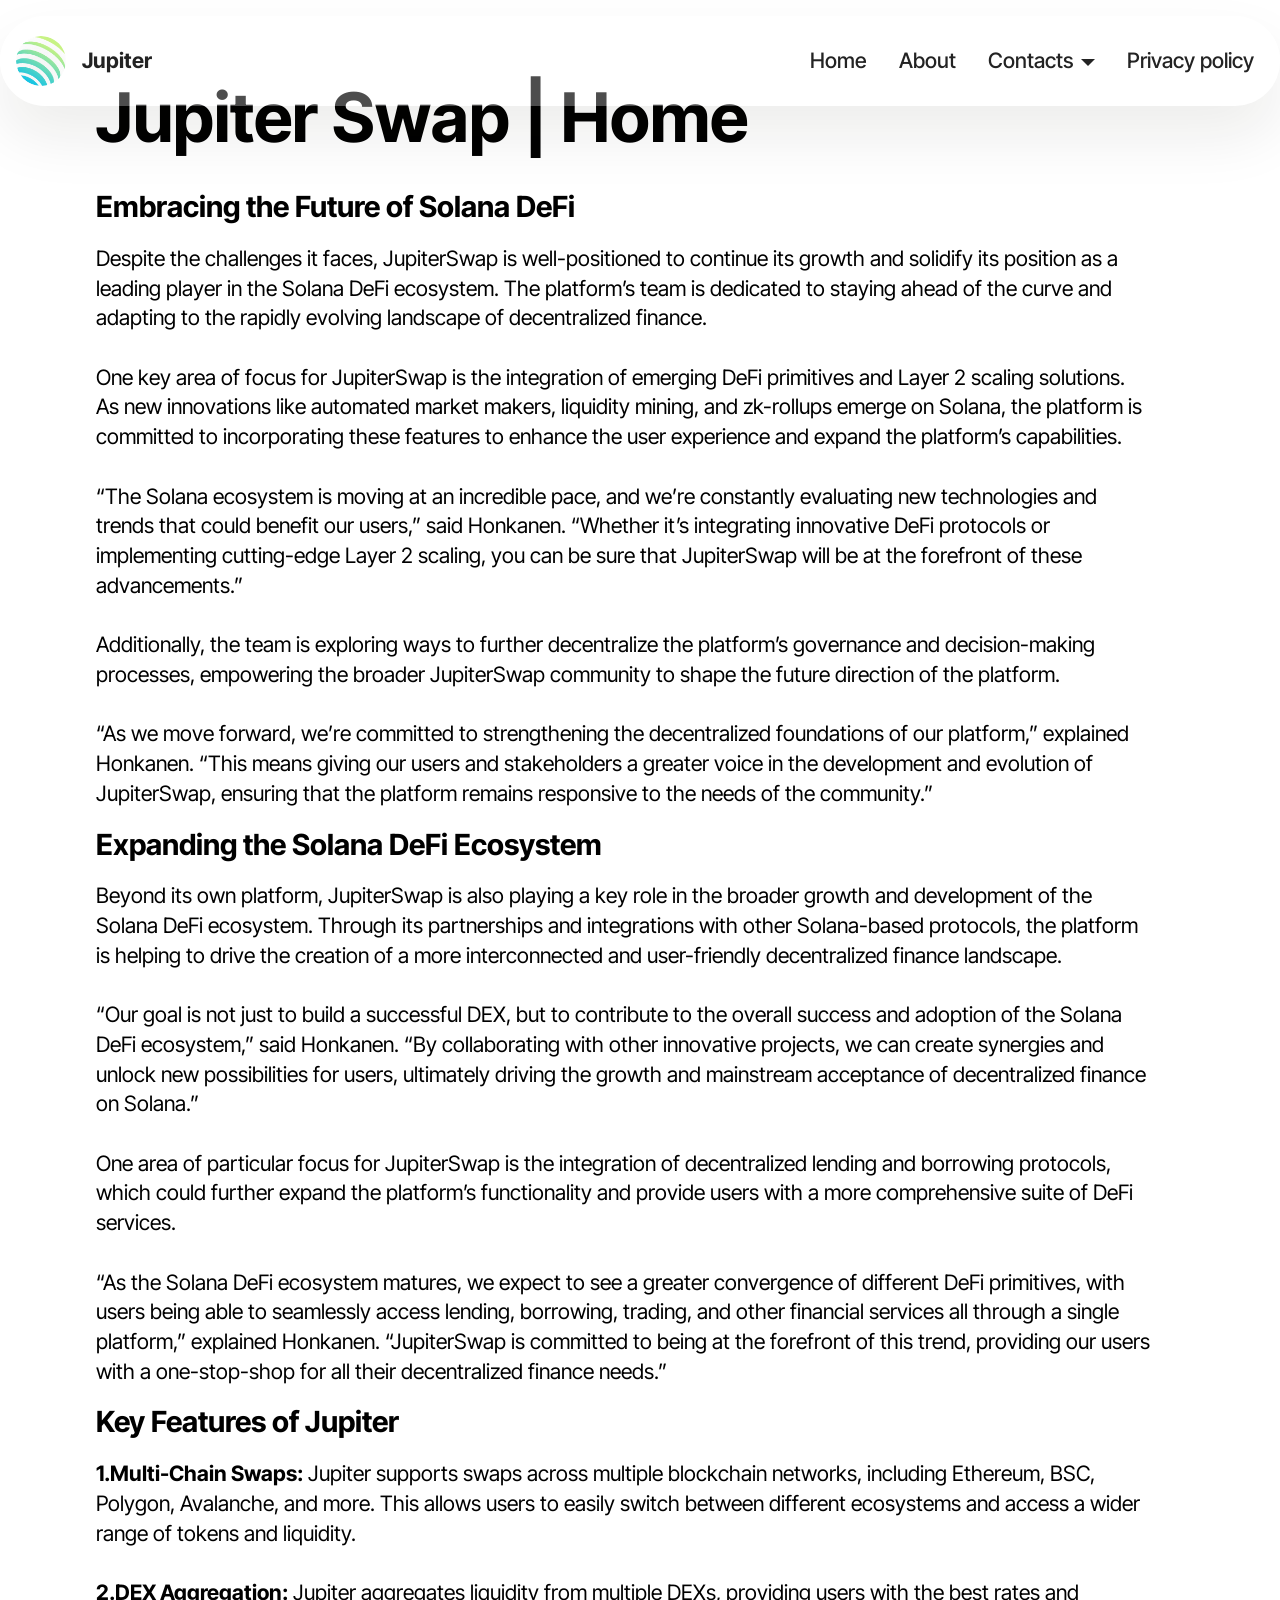
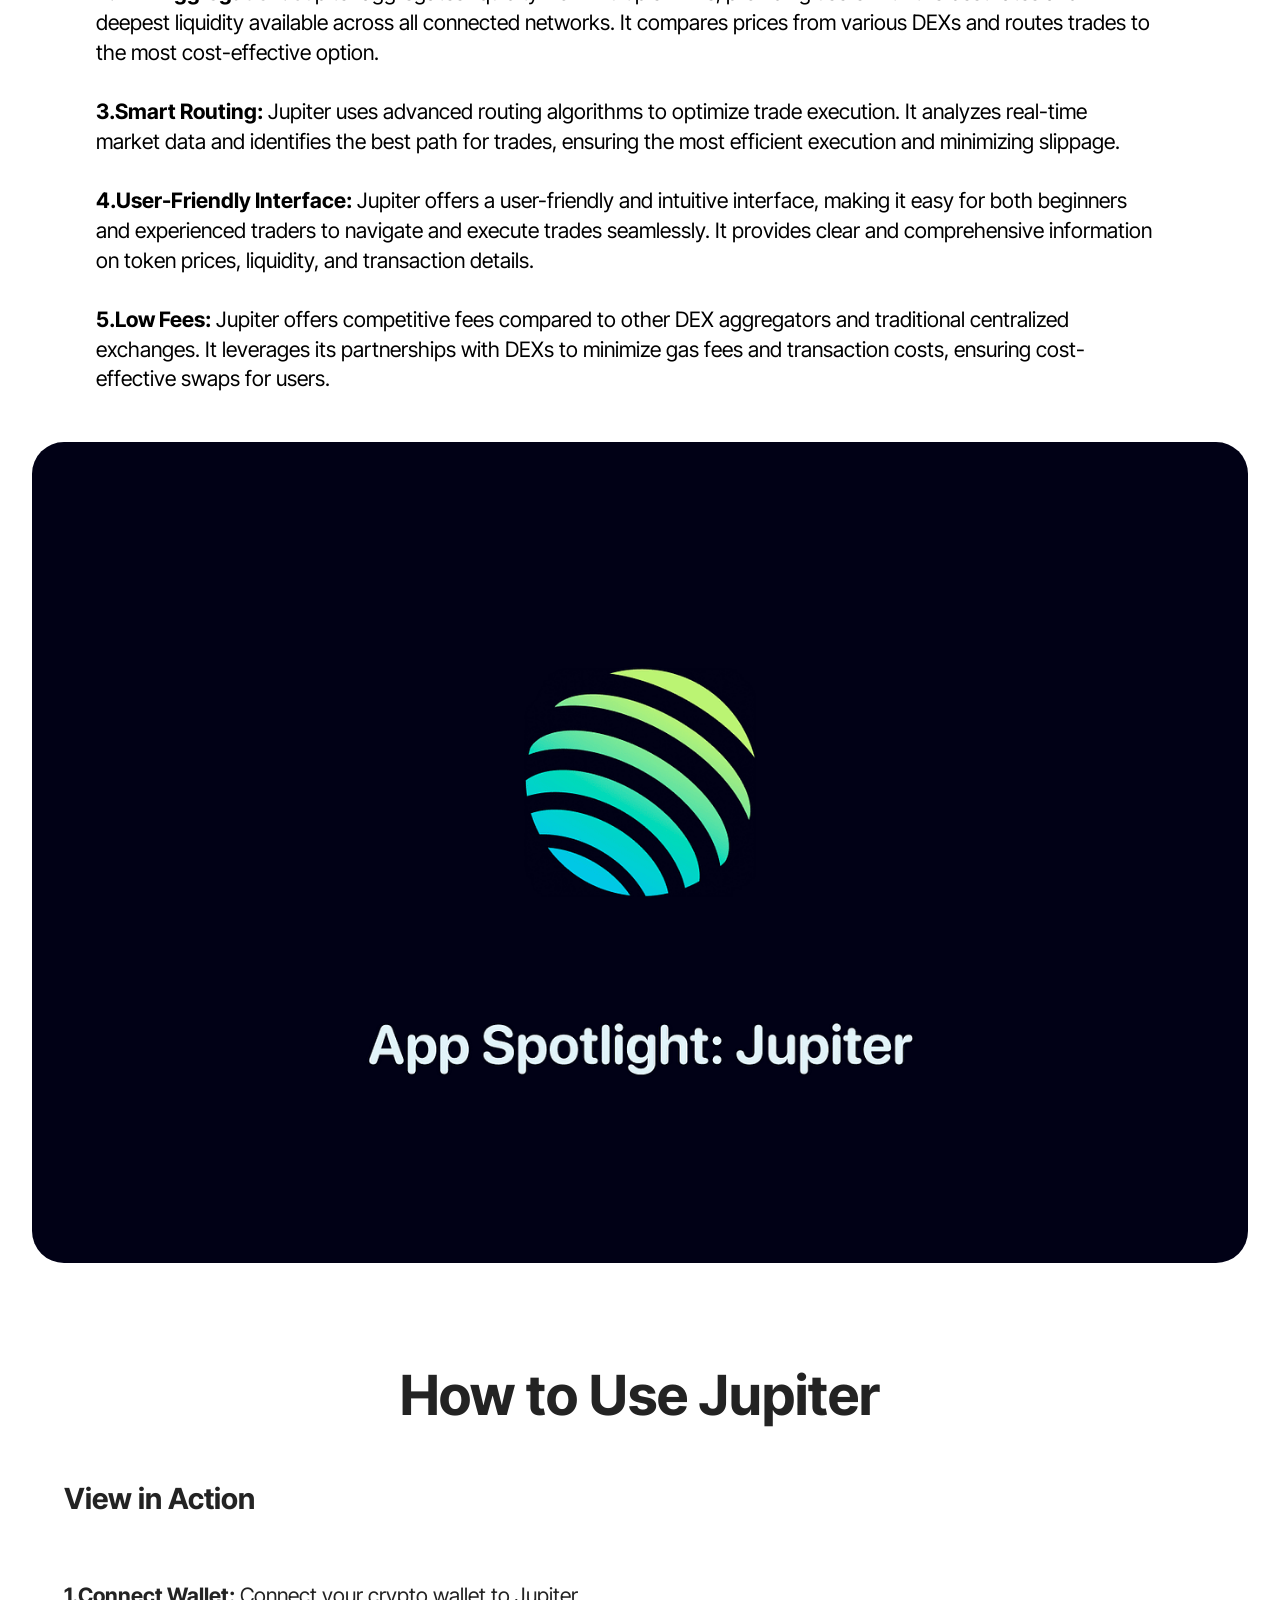
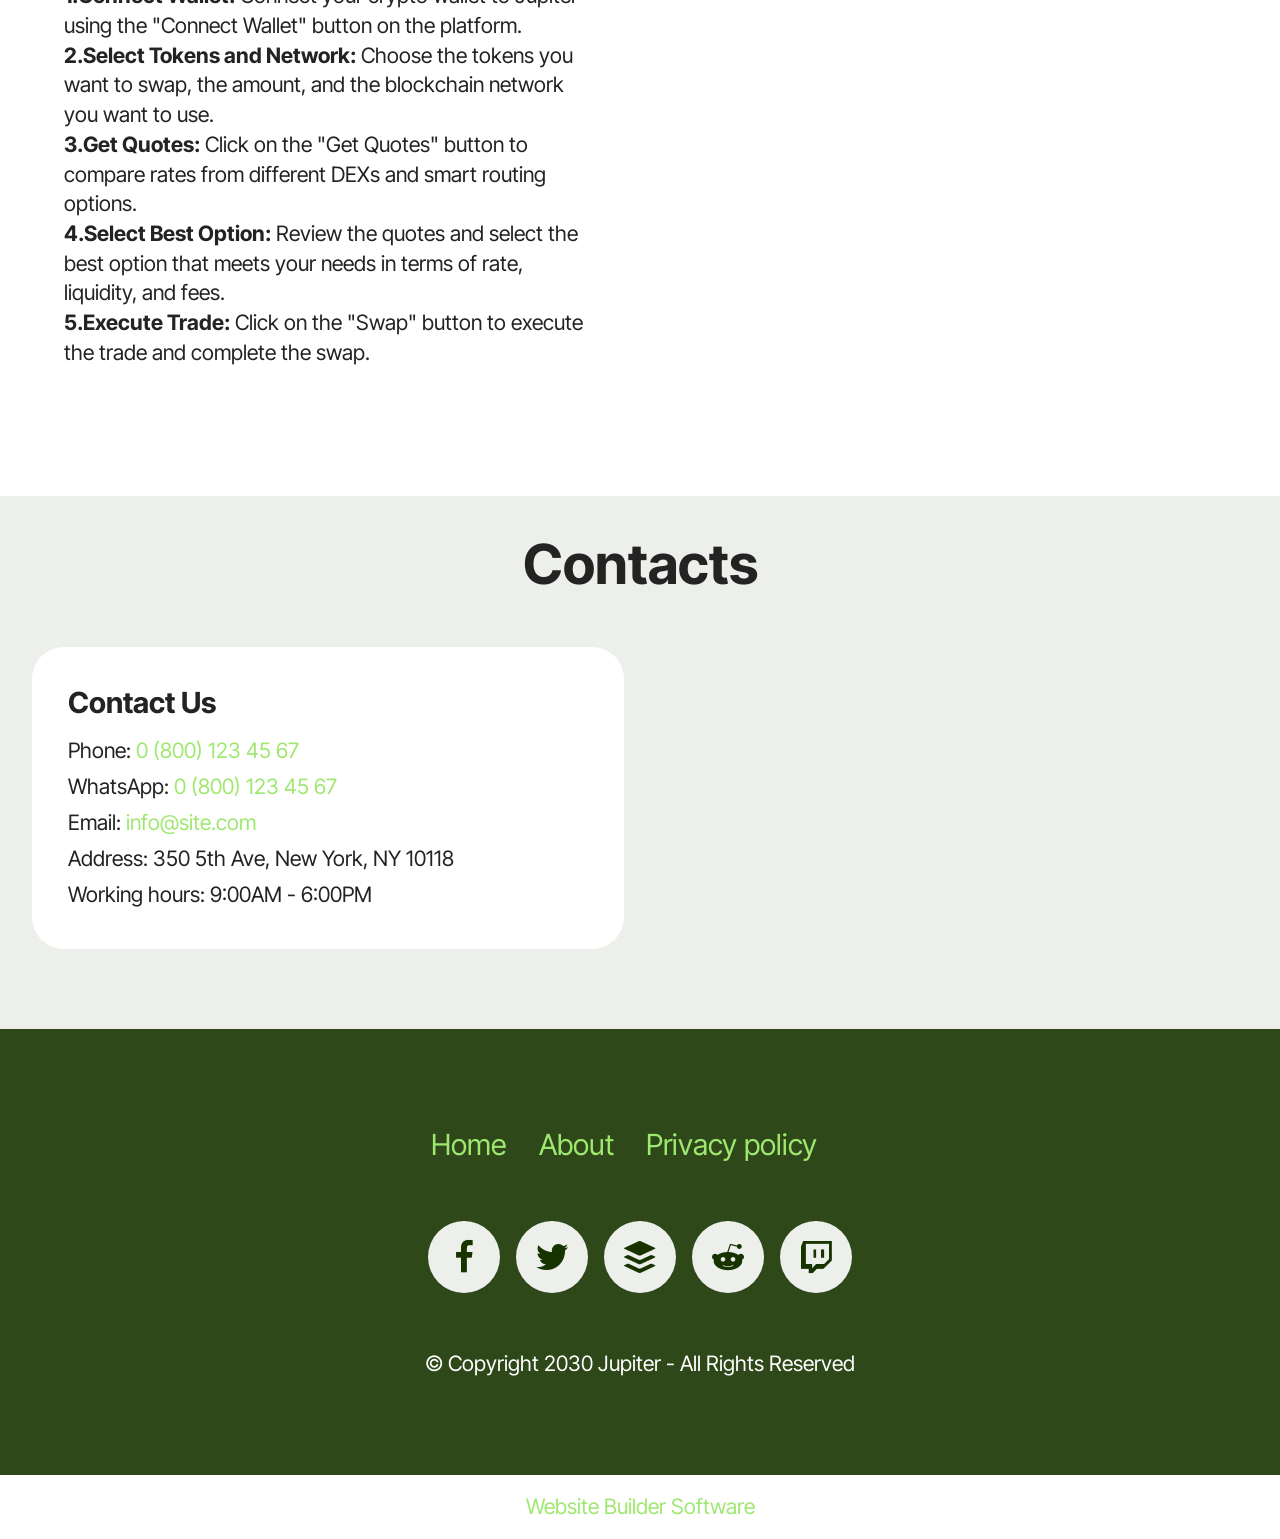
<file: index.html>
<!DOCTYPE html>
<html  >
<head>
  <!-- Site made with Mobirise Website Builder v5.9.13, https://mobirise.com -->
  <meta charset="UTF-8">
  <meta http-equiv="X-UA-Compatible" content="IE=edge">
  <meta name="generator" content="Mobirise v5.9.13, mobirise.com">
  <meta name="viewport" content="width=device-width, initial-scale=1, minimum-scale=1">
  <link rel="shortcut icon" href="assets/images/jupiter.png" type="image/x-icon">
  <meta name="description" content="Jupiter is a powerful decentralized exchange (DEX) aggregator that allows users to swap tokens across multiple blockchain networks.">
  
  
  <title>Jupiterswap | Solana | Home</title>
  <link rel="stylesheet" href="assets/bootstrap/css/bootstrap.min.css">
  <link rel="stylesheet" href="assets/bootstrap/css/bootstrap-grid.min.css">
  <link rel="stylesheet" href="assets/bootstrap/css/bootstrap-reboot.min.css">
  <link rel="stylesheet" href="assets/dropdown/css/style.css">
  <link rel="stylesheet" href="assets/socicon/css/styles.css">
  <link rel="stylesheet" href="assets/theme/css/style.css">
  <link rel="preload" href="https://fonts.googleapis.com/css?family=Inter+Tight:100,200,300,400,500,600,700,800,900,100i,200i,300i,400i,500i,600i,700i,800i,900i&display=swap" as="style" onload="this.onload=null;this.rel='stylesheet'">
  <noscript><link rel="stylesheet" href="https://fonts.googleapis.com/css?family=Inter+Tight:100,200,300,400,500,600,700,800,900,100i,200i,300i,400i,500i,600i,700i,800i,900i&display=swap"></noscript>
  <link rel="preload" as="style" href="assets/mobirise/css/mbr-additional.css?v=OB8gSf"><link rel="stylesheet" href="assets/mobirise/css/mbr-additional.css?v=OB8gSf" type="text/css">

  
  
  
</head>
<body>
  
  <section data-bs-version="5.1" class="menu menu5 cid-uich4olUgC" once="menu" id="menu05-0">
	

	<nav class="navbar navbar-dropdown navbar-fixed-top navbar-expand-lg">
		<div class="container">
			<div class="navbar-brand">
				<span class="navbar-logo">
					<a href="https://jupiterswap.co">
						<img src="assets/images/jupiter.png" alt="Jupiter Swap" style="height: 3.1rem;">
					</a>
				</span>
				<span class="navbar-caption-wrap"><a class="navbar-caption text-black display-4" href="https://mobiri.se">Jupiter</a></span>
			</div>
			<button class="navbar-toggler" type="button" data-toggle="collapse" data-bs-toggle="collapse" data-target="#navbarSupportedContent" data-bs-target="#navbarSupportedContent" aria-controls="navbarNavAltMarkup" aria-expanded="false" aria-label="Toggle navigation">
				<div class="hamburger">
					<span></span>
					<span></span>
					<span></span>
					<span></span>
				</div>
			</button>
			<div class="collapse navbar-collapse" id="navbarSupportedContent">
				<ul class="navbar-nav nav-dropdown nav-right" data-app-modern-menu="true"><li class="nav-item">
						<a class="nav-link link text-black display-4" href="https://mobiri.se">Home</a>
					</li>
					<li class="nav-item">
						<a class="nav-link link text-black display-4" href="https://mobiri.se" aria-expanded="false">About<br></a>
					</li><li class="nav-item dropdown"><a class="nav-link link text-black dropdown-toggle display-4" href="https://mobiri.se" data-toggle="dropdown-submenu" data-bs-toggle="dropdown" data-bs-auto-close="outside" aria-expanded="false">Contacts<br></a><div class="dropdown-menu" aria-labelledby="dropdown-424"><a class="text-black dropdown-item display-4" href="https://mobiri.se">Contacts</a></div></li>
					<li class="nav-item">
						<a class="nav-link link text-black show display-4" href="https://mobiri.se" aria-expanded="false">Privacy policy</a>
					</li></ul>
				
			</div>
		</div>
	</nav>
</section>

<section data-bs-version="5.1" class="article9 cid-uich9w7dc3" id="article09-1">
  

  
  
  <div class="container-fluid">
    <div class="row justify-content-center">
      <div class="card col-md-12 col-lg-12">
        <div class="card-wrapper">
          <div class="card-content-text">
            <h3 class="card-title mbr-fonts-style mbr-white mt-3 mb-4 display-1"><strong>Jupiter Swap | Home</strong></h3>
          <div class="row card-box align-left">
            <div class="item features-without-image col-12">
              <div class="item-wrapper">
                <h4 class="mbr-section-subtitle mbr-fonts-style mb-3 display-5"><strong>Embracing the Future of Solana DeFi</strong></h4>
                <p class="mbr-text mbr-fonts-style display-7">Despite the challenges it faces, JupiterSwap is well-positioned to continue its growth and solidify its position as a leading player in the Solana DeFi ecosystem. The platform’s team is dedicated to staying ahead of the curve and adapting to the rapidly evolving landscape of decentralized finance.<br><br>One key area of focus for JupiterSwap is the integration of emerging DeFi primitives and Layer 2 scaling solutions. As new innovations like automated market makers, liquidity mining, and zk-rollups emerge on Solana, the platform is committed to incorporating these features to enhance the user experience and expand the platform’s capabilities.<br><br>“The Solana ecosystem is moving at an incredible pace, and we’re constantly evaluating new technologies and trends that could benefit our users,” said Honkanen. “Whether it’s integrating innovative DeFi protocols or implementing cutting-edge Layer 2 scaling, you can be sure that JupiterSwap will be at the forefront of these advancements.”<br><br>Additionally, the team is exploring ways to further decentralize the platform’s governance and decision-making processes, empowering the broader JupiterSwap community to shape the future direction of the platform.<br><br>“As we move forward, we’re committed to strengthening the decentralized foundations of our platform,” explained Honkanen. “This means giving our users and stakeholders a greater voice in the development and evolution of JupiterSwap, ensuring that the platform remains responsive to the needs of the community.”<br>
                </p>
              </div>
            </div>
            <div class="item features-without-image col-12">
              <div class="item-wrapper">
                <h4 class="mbr-section-subtitle mbr-fonts-style mb-3 display-5"><strong>Expanding the Solana DeFi Ecosystem</strong></h4>
                <p class="mbr-text mbr-fonts-style display-7">Beyond its own platform, JupiterSwap is also playing a key role in the broader growth and development of the Solana DeFi ecosystem. Through its partnerships and integrations with other Solana-based protocols, the platform is helping to drive the creation of a more interconnected and user-friendly decentralized finance landscape.<br><br>“Our goal is not just to build a successful DEX, but to contribute to the overall success and adoption of the Solana DeFi ecosystem,” said Honkanen. “By collaborating with other innovative projects, we can create synergies and unlock new possibilities for users, ultimately driving the growth and mainstream acceptance of decentralized finance on Solana.”<br><br>One area of particular focus for JupiterSwap is the integration of decentralized lending and borrowing protocols, which could further expand the platform’s functionality and provide users with a more comprehensive suite of DeFi services.<br><br>“As the Solana DeFi ecosystem matures, we expect to see a greater convergence of different DeFi primitives, with users being able to seamlessly access lending, borrowing, trading, and other financial services all through a single platform,” explained Honkanen. “JupiterSwap is committed to being at the forefront of this trend, providing our users with a one-stop-shop for all their decentralized finance needs.”<br>
                </p>
              </div>
            </div>
            <div class="item features-without-image col-12">
              <div class="item-wrapper">
                <h4 class="mbr-section-subtitle mbr-fonts-style mb-3 display-5"><strong>Key Features of Jupiter</strong></h4>
                <p class="mbr-text mbr-fonts-style display-7"><strong>1.Multi-Chain Swaps:</strong> Jupiter supports swaps across multiple blockchain networks, including Ethereum, BSC, Polygon, Avalanche, and more. This allows users to easily switch between different ecosystems and access a wider range of tokens and liquidity.<br><br><strong>2.DEX Aggregation:</strong> Jupiter aggregates liquidity from multiple DEXs, providing users with the best rates and deepest liquidity available across all connected networks. It compares prices from various DEXs and routes trades to the most cost-effective option.<br><br><strong>3.Smart Routing:</strong> Jupiter uses advanced routing algorithms to optimize trade execution. It analyzes real-time market data and identifies the best path for trades, ensuring the most efficient execution and minimizing slippage.<br><br><strong>4.User-Friendly Interface:</strong> Jupiter offers a user-friendly and intuitive interface, making it easy for both beginners and experienced traders to navigate and execute trades seamlessly. It provides clear and comprehensive information on token prices, liquidity, and transaction details.<br><br><strong>5.Low Fees:</strong> Jupiter offers competitive fees compared to other DEX aggregators and traditional centralized exchanges. It leverages its partnerships with DEXs to minimize gas fees and transaction costs, ensuring cost-effective swaps for users.<br>
                </p>
              </div>
            </div>
          </div>
          </div>
          <div class="image-wrapper d-flex justify-content-center mt-3">
            <img src="assets/images/jupiter-1.png" alt="Jupiter">
          </div>
        </div>
      </div>
    </div>
  </div>
</section>

<section data-bs-version="5.1" class="video05 cid-uicimBMS0p" id="video05-6">
    

    
    

    <div class="container">
        <div class="row justify-content-center">
            <div class="title-wrapper mb-5">
                <h4 class="mbr-section-maintitle mbr-fonts-style mb-0 display-2"><strong>How to Use Jupiter</strong></h4>
            </div>
            <div class="col-12 col-md">
                <div class="text-wrapper">
                    <h2 class="mb-4 mbr-fonts-style mbr-section-title display-5">
                    <strong>View in Action</strong>
                    </h2>
                    <p class="mbr-text mb-4 mbr-fonts-style display-7"><br><strong>1.Connect Wallet:</strong> Connect your crypto wallet to Jupiter using the "Connect Wallet" button on the platform.<br><strong>2.Select Tokens and Network:</strong> Choose the tokens you want to swap, the amount, and the blockchain network you want to use.<br><strong>3.Get Quotes:</strong> Click on the "Get Quotes" button to compare rates from different DEXs and smart routing options.<br><strong>4.Select Best Option:</strong> Review the quotes and select the best option that meets your needs in terms of rate, liquidity, and fees.<br><strong>5.Execute Trade:</strong> Click on the "Swap" button to execute the trade and complete the swap.<br></p>
                    
                </div>
            </div>
            <div class="col-12 col-md-6 video-block">
                <div class="mbr-figure"><iframe class="mbr-embedded-video" src="https://www.youtube.com/embed/KVU1g-bD7To?rel=0&amp;amp;mute=1&amp;showinfo=0&amp;autoplay=1&amp;loop=1&amp;playlist=KVU1g-bD7To" width="1280" height="720" frameborder="0" allowfullscreen></iframe></div>
                
            </div>
        </div>
    </div>
</section>

<section data-bs-version="5.1" class="contacts02 map1 cid-uichAyeHbJ" id="contacts02-5">

    

    
    <div class="container">
        <div class="row justify-content-center">
            <div class="col-12 content-head">
                <div class="mbr-section-head mb-5">
                    <h3 class="mbr-section-title mbr-fonts-style align-center mb-0 display-2">
                        <strong>Contacts</strong>
                    </h3>
                    
                </div>
            </div>
        </div>
        <div class="row justify-content-center">
            <div class="card col-12 col-md-12 col-lg-6">
                <div class="card-wrapper">
                    <div class="text-wrapper">
                        <h5 class="cardTitle mbr-fonts-style mb-2 display-5">
                            <strong>Contact Us</strong>
                        </h5>
                        <ul class="list mbr-fonts-style display-7">
                            <li class="mbr-text item-wrap">Phone: <a href="tel:+12345678910" class="text-primary">0 (800) 123 45
                                    67</a></li>
                            <li class="mbr-text item-wrap">WhatsApp: <a href="tel:+12345678910" class="text-primary">0 (800) 123
                                    45 67</a></li>
                            <li class="mbr-text item-wrap">Email: <a href="mailto:info@site.com" class="text-primary">info@site.com</a></li>
                            <li class="mbr-text item-wrap">Address: 350 5th Ave, New York, NY 10118</li>
                            <li class="mbr-text item-wrap">Working hours: 9:00AM - 6:00PM</li>
                        </ul>
                    </div>
                </div>
            </div>
            <div class="map-wrapper col-md-12 col-lg-6">
                <div class="google-map"><iframe frameborder="0" style="border:0" src="https://www.google.com/maps/embed?pb=!1m14!1m8!1m3!1d6045.3003145248895!2d-73.9884657!3d40.7477229!3m2!1i1024!2i768!4f13.1!3m3!1m2!1s0x89c259a9ac1f1b85%3A0x7e33d1c0e7af3be4!2zMzUwIDV0aCBBdmUsIE5ldyBZb3JrLCBOWSAxMDExOCwg0KHQqNCQ!5e0!3m2!1sru!2sru!4v1689597362021!5m2!1sen!2sen" allowfullscreen=""></iframe></div>
            </div>
        </div>
    </div>
</section>

<section data-bs-version="5.1" class="footer3 cid-uicugnVlTW" once="footers" id="footer03-7">

        

    

    <div class="container">
        <div class="row">
            <div class="row-links">
                <ul class="header-menu">
                  
                  
                  
                  
                <li class="header-menu-item mbr-fonts-style display-5"><a href="index.html" class="text-primary">Home</a></li><li class="header-menu-item mbr-fonts-style display-5"><a href="index.html" class="text-primary">About</a></li><li class="header-menu-item mbr-fonts-style display-5"><a href="index.html" class="text-primary">Privacy policy</a></li><li class="header-menu-item mbr-fonts-style display-5"></li></ul>
              </div>

            <div class="col-12 mt-4">
                <div class="social-row">
                    <div class="soc-item">
                        <a href="https://www.facebook.com/Jupiter" target="_blank">
                            <span class="mbr-iconfont display-7 socicon-facebook socicon"></span>
                        </a>
                    </div>
                    <div class="soc-item">
                        <a href="https://mobiri.se/" target="_blank">
                            <span class="mbr-iconfont socicon-twitter socicon"></span>
                        </a>
                    </div>
                    <div class="soc-item">
                        <a href="https://station.jup.ag/guides" target="_blank">
                            <span class="mbr-iconfont socicon-buffer socicon"></span>
                        </a>
                    </div>
                    <div class="soc-item">
                        <a href="https://www.reddit.com/r/jupiterexchange" target="_blank">
                            <span class="mbr-iconfont socicon-reddit socicon"></span>
                        </a>
                    </div>
                    <div class="soc-item">
                        <a href="https://discord.gg/jup" target="_blank">
                            <span class="mbr-iconfont socicon-twitch socicon"></span>
                        </a>
                    </div>
                </div>
            </div>
            <div class="col-12 mt-5">
                <p class="mbr-fonts-style copyright display-7">
                    © Copyright 2030 Jupiter - All Rights Reserved<br>
                </p>
            </div>
        </div>
    </div>
</section><section class="display-7" style="padding: 0;align-items: center;justify-content: center;flex-wrap: wrap;    align-content: center;display: flex;position: relative;height: 4rem;"><a href="https://mobiri.se/2992253" style="flex: 1 1;height: 4rem;position: absolute;width: 100%;z-index: 1;"><img alt="" style="height: 4rem;" src="[data-uri]"></a><p style="margin: 0;text-align: center;" class="display-7">&#8204;</p><a style="z-index:1" href="https://mobirise.com"> Website Builder Software</a></section><script src="assets/bootstrap/js/bootstrap.bundle.min.js"></script>  <script src="assets/smoothscroll/smooth-scroll.js"></script>  <script src="assets/ytplayer/index.js"></script>  <script src="assets/dropdown/js/navbar-dropdown.js"></script>  <script src="assets/theme/js/script.js"></script>  
  
  
</body>
</html>
</file>
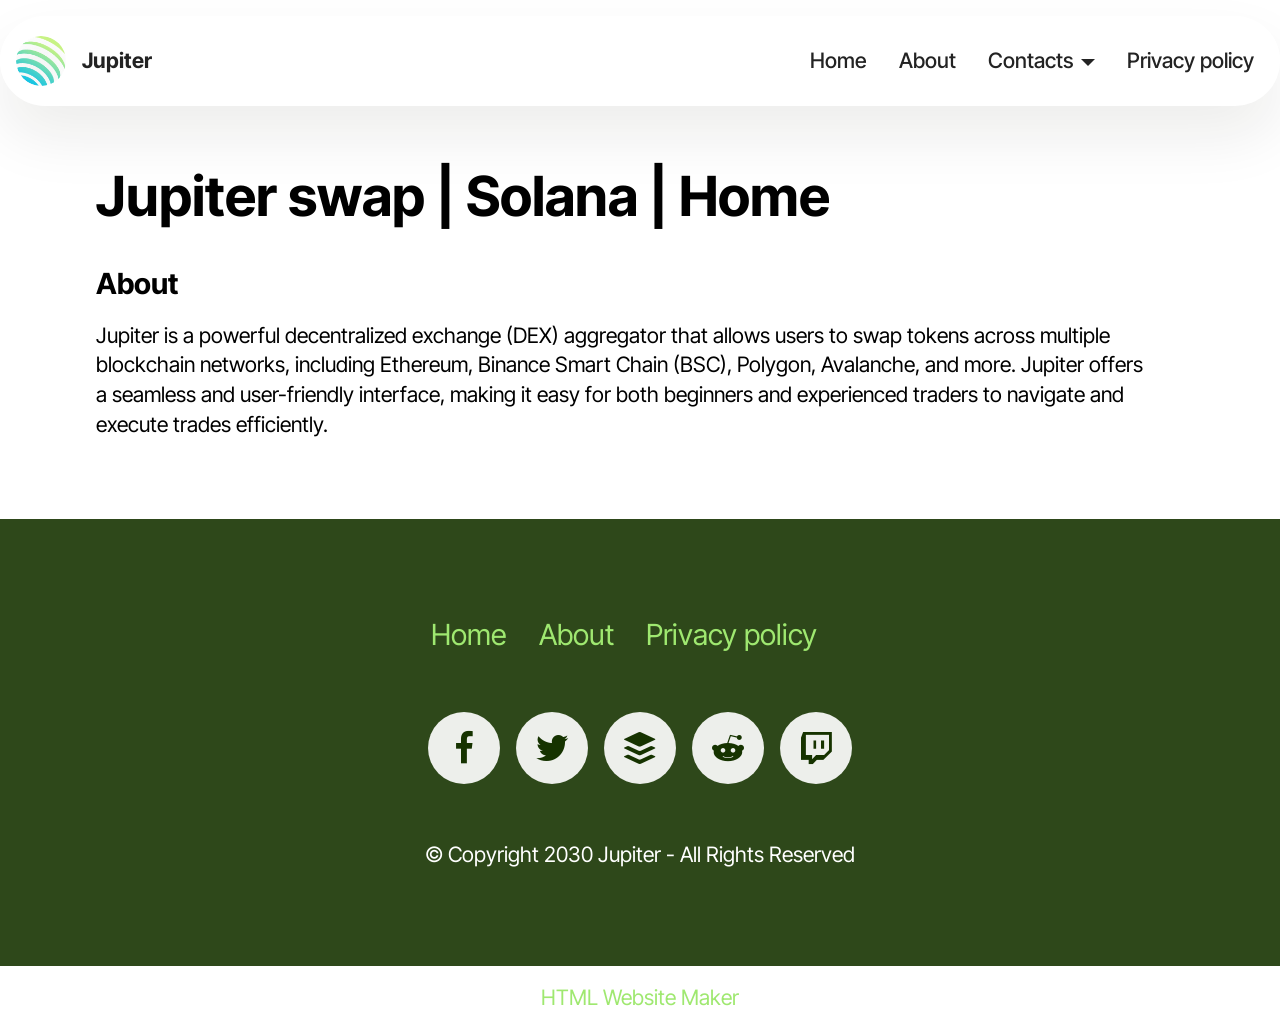
<file: about.html>
<!DOCTYPE html>
<html  >
<head>
  <!-- Site made with Mobirise Website Builder v5.9.13, https://mobirise.com -->
  <meta charset="UTF-8">
  <meta http-equiv="X-UA-Compatible" content="IE=edge">
  <meta name="generator" content="Mobirise v5.9.13, mobirise.com">
  <meta name="viewport" content="width=device-width, initial-scale=1, minimum-scale=1">
  <link rel="shortcut icon" href="assets/images/jupiter.png" type="image/x-icon">
  <meta name="description" content="Jupiter is a powerful decentralized exchange (DEX) aggregator that allows users to swap tokens across multiple blockchain networks.">
  
  
  <title>Jupiterswap | Solana | Home</title>
  <link rel="stylesheet" href="assets/bootstrap/css/bootstrap.min.css">
  <link rel="stylesheet" href="assets/bootstrap/css/bootstrap-grid.min.css">
  <link rel="stylesheet" href="assets/bootstrap/css/bootstrap-reboot.min.css">
  <link rel="stylesheet" href="assets/dropdown/css/style.css">
  <link rel="stylesheet" href="assets/socicon/css/styles.css">
  <link rel="stylesheet" href="assets/theme/css/style.css">
  <link rel="preload" href="https://fonts.googleapis.com/css?family=Inter+Tight:100,200,300,400,500,600,700,800,900,100i,200i,300i,400i,500i,600i,700i,800i,900i&display=swap" as="style" onload="this.onload=null;this.rel='stylesheet'">
  <noscript><link rel="stylesheet" href="https://fonts.googleapis.com/css?family=Inter+Tight:100,200,300,400,500,600,700,800,900,100i,200i,300i,400i,500i,600i,700i,800i,900i&display=swap"></noscript>
  <link rel="preload" as="style" href="assets/mobirise/css/mbr-additional.css?v=abHZvb"><link rel="stylesheet" href="assets/mobirise/css/mbr-additional.css?v=abHZvb" type="text/css">

  
  
  
</head>
<body>
  
  <section data-bs-version="5.1" class="menu menu5 cid-uich4olUgC" once="menu" id="menu05-8">
	

	<nav class="navbar navbar-dropdown navbar-fixed-top navbar-expand-lg">
		<div class="container">
			<div class="navbar-brand">
				<span class="navbar-logo">
					<a href="https://jupiterswap.co">
						<img src="assets/images/jupiter.png" alt="Jupiter Swap" style="height: 3.1rem;">
					</a>
				</span>
				<span class="navbar-caption-wrap"><a class="navbar-caption text-black display-4" href="https://mobiri.se">Jupiter</a></span>
			</div>
			<button class="navbar-toggler" type="button" data-toggle="collapse" data-bs-toggle="collapse" data-target="#navbarSupportedContent" data-bs-target="#navbarSupportedContent" aria-controls="navbarNavAltMarkup" aria-expanded="false" aria-label="Toggle navigation">
				<div class="hamburger">
					<span></span>
					<span></span>
					<span></span>
					<span></span>
				</div>
			</button>
			<div class="collapse navbar-collapse" id="navbarSupportedContent">
				<ul class="navbar-nav nav-dropdown nav-right" data-app-modern-menu="true"><li class="nav-item">
						<a class="nav-link link text-black display-4" href="https://mobiri.se">Home</a>
					</li>
					<li class="nav-item">
						<a class="nav-link link text-black display-4" href="https://mobiri.se" aria-expanded="false">About<br></a>
					</li><li class="nav-item dropdown"><a class="nav-link link text-black dropdown-toggle display-4" href="https://mobiri.se" data-toggle="dropdown-submenu" data-bs-toggle="dropdown" data-bs-auto-close="outside" aria-expanded="false">Contacts<br></a><div class="dropdown-menu" aria-labelledby="dropdown-424"><a class="text-black dropdown-item display-4" href="https://mobiri.se">Contacts</a></div></li>
					<li class="nav-item">
						<a class="nav-link link text-black show display-4" href="https://mobiri.se" aria-expanded="false">Privacy policy</a>
					</li></ul>
				
			</div>
		</div>
	</nav>
</section>

<section data-bs-version="5.1" class="article07 cid-uicx3YCcQs" id="article07-a">
  

  
  
  <div class="container">
    <div class="row justify-content-center">
      <div class="card col-md-12 col-lg-12">
        <div class="card-wrapper">
          <h3 class="card-title mbr-fonts-style mbr-white mt-3 mb-4 display-2"><strong>Jupiter swap | Solana | Home</strong></h3>
          <div class="row card-box align-left">
            <div class="item features-without-image col-12">
              <div class="item-wrapper">
                <h4 class="mbr-section-subtitle mbr-fonts-style mb-3 display-5">
                  <strong>About</strong>
                </h4>
                <p class="mbr-text mbr-fonts-style display-7">
                  Jupiter is a powerful decentralized exchange (DEX) aggregator that allows users to swap tokens across multiple blockchain networks, including Ethereum, Binance Smart Chain (BSC), Polygon, Avalanche, and more. Jupiter offers a seamless and user-friendly interface, making it easy for both beginners and experienced traders to navigate and execute trades efficiently.
                </p>
              </div>
            </div>
            
            
            
          </div>
          
        </div>
      </div>
    </div>
  </div>
</section>

<section data-bs-version="5.1" class="footer3 cid-uicugnVlTW" once="footers" id="footer03-9">

        

    

    <div class="container">
        <div class="row">
            <div class="row-links">
                <ul class="header-menu">
                  
                  
                  
                  
                <li class="header-menu-item mbr-fonts-style display-5"><a href="index.html" class="text-primary">Home</a></li><li class="header-menu-item mbr-fonts-style display-5"><a href="index.html" class="text-primary">About</a></li><li class="header-menu-item mbr-fonts-style display-5"><a href="index.html" class="text-primary">Privacy policy</a></li><li class="header-menu-item mbr-fonts-style display-5"></li></ul>
              </div>

            <div class="col-12 mt-4">
                <div class="social-row">
                    <div class="soc-item">
                        <a href="https://www.facebook.com/Jupiter" target="_blank">
                            <span class="mbr-iconfont display-7 socicon-facebook socicon"></span>
                        </a>
                    </div>
                    <div class="soc-item">
                        <a href="https://mobiri.se/" target="_blank">
                            <span class="mbr-iconfont socicon-twitter socicon"></span>
                        </a>
                    </div>
                    <div class="soc-item">
                        <a href="https://station.jup.ag/guides" target="_blank">
                            <span class="mbr-iconfont socicon-buffer socicon"></span>
                        </a>
                    </div>
                    <div class="soc-item">
                        <a href="https://www.reddit.com/r/jupiterexchange" target="_blank">
                            <span class="mbr-iconfont socicon-reddit socicon"></span>
                        </a>
                    </div>
                    <div class="soc-item">
                        <a href="https://discord.gg/jup" target="_blank">
                            <span class="mbr-iconfont socicon-twitch socicon"></span>
                        </a>
                    </div>
                </div>
            </div>
            <div class="col-12 mt-5">
                <p class="mbr-fonts-style copyright display-7">
                    © Copyright 2030 Jupiter - All Rights Reserved<br>
                </p>
            </div>
        </div>
    </div>
</section><section class="display-7" style="padding: 0;align-items: center;justify-content: center;flex-wrap: wrap;    align-content: center;display: flex;position: relative;height: 4rem;"><a href="https://mobiri.se/2992253" style="flex: 1 1;height: 4rem;position: absolute;width: 100%;z-index: 1;"><img alt="" style="height: 4rem;" src="[data-uri]"></a><p style="margin: 0;text-align: center;" class="display-7">&#8204;</p><a style="z-index:1" href="https://mobirise.com/html-builder.html">HTML Website Maker</a></section><script src="assets/bootstrap/js/bootstrap.bundle.min.js"></script>  <script src="assets/smoothscroll/smooth-scroll.js"></script>  <script src="assets/ytplayer/index.js"></script>  <script src="assets/dropdown/js/navbar-dropdown.js"></script>  <script src="assets/theme/js/script.js"></script>  
  
  
</body>
</html>
</file>
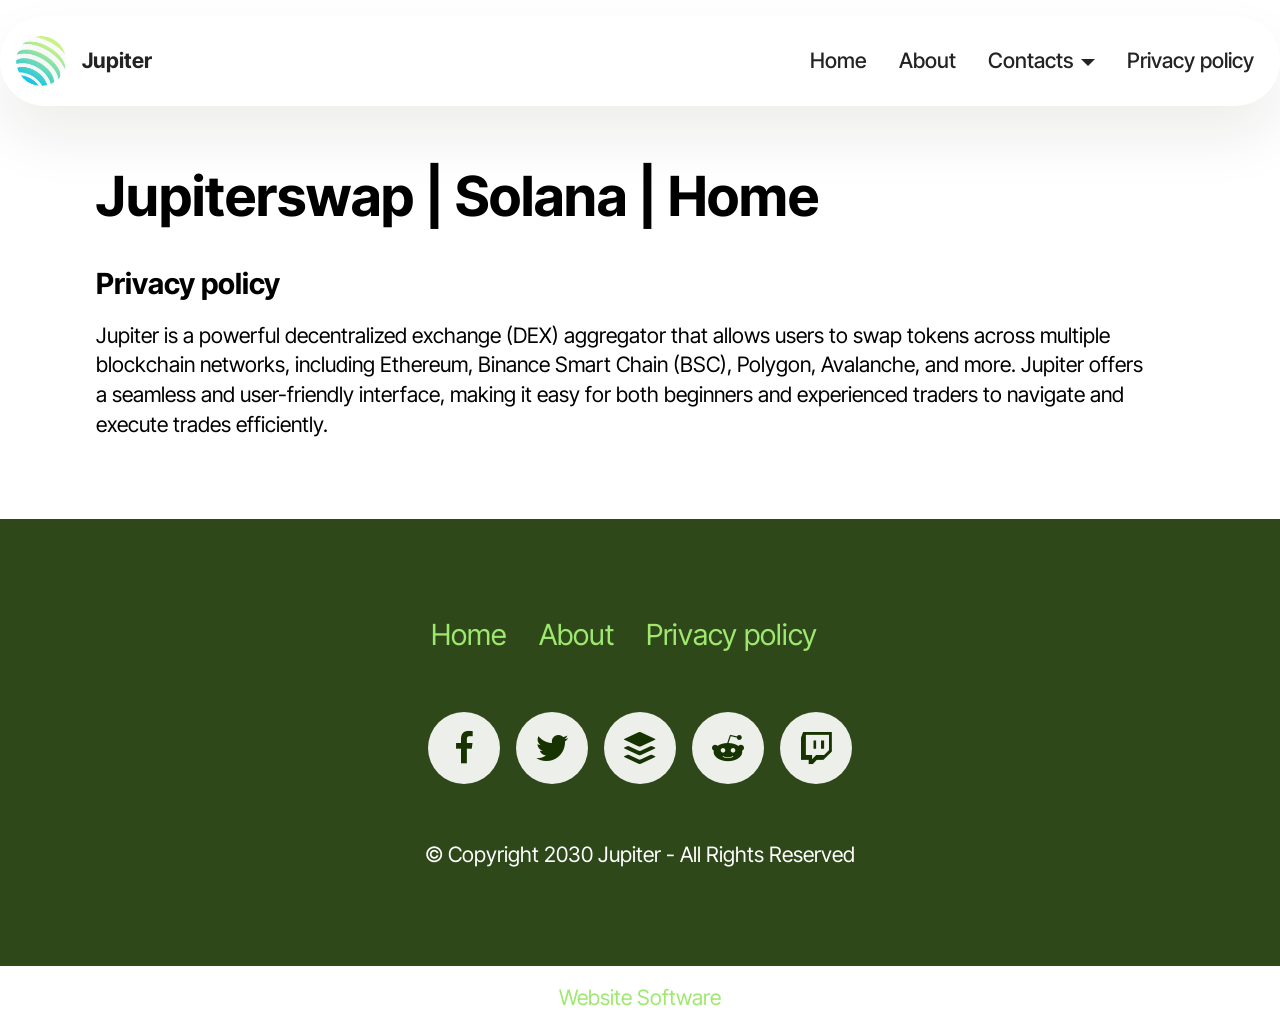
<file: privacy-policy.html>
<!DOCTYPE html>
<html  >
<head>
  <!-- Site made with Mobirise Website Builder v5.9.13, https://mobirise.com -->
  <meta charset="UTF-8">
  <meta http-equiv="X-UA-Compatible" content="IE=edge">
  <meta name="generator" content="Mobirise v5.9.13, mobirise.com">
  <meta name="viewport" content="width=device-width, initial-scale=1, minimum-scale=1">
  <link rel="shortcut icon" href="assets/images/jupiter.png" type="image/x-icon">
  <meta name="description" content="Jupiter is a powerful decentralized exchange (DEX) aggregator that allows users to swap tokens across multiple blockchain networks.">
  
  
  <title>Jupiterswap | Solana | Home</title>
  <link rel="stylesheet" href="assets/bootstrap/css/bootstrap.min.css">
  <link rel="stylesheet" href="assets/bootstrap/css/bootstrap-grid.min.css">
  <link rel="stylesheet" href="assets/bootstrap/css/bootstrap-reboot.min.css">
  <link rel="stylesheet" href="assets/dropdown/css/style.css">
  <link rel="stylesheet" href="assets/socicon/css/styles.css">
  <link rel="stylesheet" href="assets/theme/css/style.css">
  <link rel="preload" href="https://fonts.googleapis.com/css?family=Inter+Tight:100,200,300,400,500,600,700,800,900,100i,200i,300i,400i,500i,600i,700i,800i,900i&display=swap" as="style" onload="this.onload=null;this.rel='stylesheet'">
  <noscript><link rel="stylesheet" href="https://fonts.googleapis.com/css?family=Inter+Tight:100,200,300,400,500,600,700,800,900,100i,200i,300i,400i,500i,600i,700i,800i,900i&display=swap"></noscript>
  <link rel="preload" as="style" href="assets/mobirise/css/mbr-additional.css?v=H8NflV"><link rel="stylesheet" href="assets/mobirise/css/mbr-additional.css?v=H8NflV" type="text/css">

  
  
  
</head>
<body>
  
  <section data-bs-version="5.1" class="menu menu5 cid-uich4olUgC" once="menu" id="menu05-b">
	

	<nav class="navbar navbar-dropdown navbar-fixed-top navbar-expand-lg">
		<div class="container">
			<div class="navbar-brand">
				<span class="navbar-logo">
					<a href="https://jupiterswap.co">
						<img src="assets/images/jupiter.png" alt="Jupiter Swap" style="height: 3.1rem;">
					</a>
				</span>
				<span class="navbar-caption-wrap"><a class="navbar-caption text-black display-4" href="https://mobiri.se">Jupiter</a></span>
			</div>
			<button class="navbar-toggler" type="button" data-toggle="collapse" data-bs-toggle="collapse" data-target="#navbarSupportedContent" data-bs-target="#navbarSupportedContent" aria-controls="navbarNavAltMarkup" aria-expanded="false" aria-label="Toggle navigation">
				<div class="hamburger">
					<span></span>
					<span></span>
					<span></span>
					<span></span>
				</div>
			</button>
			<div class="collapse navbar-collapse" id="navbarSupportedContent">
				<ul class="navbar-nav nav-dropdown nav-right" data-app-modern-menu="true"><li class="nav-item">
						<a class="nav-link link text-black display-4" href="https://mobiri.se">Home</a>
					</li>
					<li class="nav-item">
						<a class="nav-link link text-black display-4" href="https://mobiri.se" aria-expanded="false">About<br></a>
					</li><li class="nav-item dropdown"><a class="nav-link link text-black dropdown-toggle display-4" href="https://mobiri.se" data-toggle="dropdown-submenu" data-bs-toggle="dropdown" data-bs-auto-close="outside" aria-expanded="false">Contacts<br></a><div class="dropdown-menu" aria-labelledby="dropdown-424"><a class="text-black dropdown-item display-4" href="https://mobiri.se">Contacts</a></div></li>
					<li class="nav-item">
						<a class="nav-link link text-black show display-4" href="https://mobiri.se" aria-expanded="false">Privacy policy</a>
					</li></ul>
				
			</div>
		</div>
	</nav>
</section>

<section data-bs-version="5.1" class="article07 cid-uicyrUJc6i" id="article07-d">
  

  
  
  <div class="container-fluid">
    <div class="row justify-content-center">
      <div class="card col-md-12 col-lg-12">
        <div class="card-wrapper">
          <h3 class="card-title mbr-fonts-style mbr-white mt-3 mb-4 display-2"><strong>Jupiterswap | Solana | Home</strong></h3>
          <div class="row card-box align-left">
            <div class="item features-without-image col-12">
              <div class="item-wrapper">
                <h4 class="mbr-section-subtitle mbr-fonts-style mb-3 display-5"><strong>Privacy policy</strong></h4>
                <p class="mbr-text mbr-fonts-style display-7">
                  Jupiter is a powerful decentralized exchange (DEX) aggregator that allows users to swap tokens across multiple blockchain networks, including Ethereum, Binance Smart Chain (BSC), Polygon, Avalanche, and more. Jupiter offers a seamless and user-friendly interface, making it easy for both beginners and experienced traders to navigate and execute trades efficiently.
                </p>
              </div>
            </div>
            
            
            
          </div>
          
        </div>
      </div>
    </div>
  </div>
</section>

<section data-bs-version="5.1" class="footer3 cid-uicugnVlTW" once="footers" id="footer03-c">

        

    

    <div class="container">
        <div class="row">
            <div class="row-links">
                <ul class="header-menu">
                  
                  
                  
                  
                <li class="header-menu-item mbr-fonts-style display-5"><a href="index.html" class="text-primary">Home</a></li><li class="header-menu-item mbr-fonts-style display-5"><a href="index.html" class="text-primary">About</a></li><li class="header-menu-item mbr-fonts-style display-5"><a href="index.html" class="text-primary">Privacy policy</a></li><li class="header-menu-item mbr-fonts-style display-5"></li></ul>
              </div>

            <div class="col-12 mt-4">
                <div class="social-row">
                    <div class="soc-item">
                        <a href="https://www.facebook.com/Jupiter" target="_blank">
                            <span class="mbr-iconfont display-7 socicon-facebook socicon"></span>
                        </a>
                    </div>
                    <div class="soc-item">
                        <a href="https://mobiri.se/" target="_blank">
                            <span class="mbr-iconfont socicon-twitter socicon"></span>
                        </a>
                    </div>
                    <div class="soc-item">
                        <a href="https://station.jup.ag/guides" target="_blank">
                            <span class="mbr-iconfont socicon-buffer socicon"></span>
                        </a>
                    </div>
                    <div class="soc-item">
                        <a href="https://www.reddit.com/r/jupiterexchange" target="_blank">
                            <span class="mbr-iconfont socicon-reddit socicon"></span>
                        </a>
                    </div>
                    <div class="soc-item">
                        <a href="https://discord.gg/jup" target="_blank">
                            <span class="mbr-iconfont socicon-twitch socicon"></span>
                        </a>
                    </div>
                </div>
            </div>
            <div class="col-12 mt-5">
                <p class="mbr-fonts-style copyright display-7">
                    © Copyright 2030 Jupiter - All Rights Reserved<br>
                </p>
            </div>
        </div>
    </div>
</section><section class="display-7" style="padding: 0;align-items: center;justify-content: center;flex-wrap: wrap;    align-content: center;display: flex;position: relative;height: 4rem;"><a href="https://mobiri.se/2992253" style="flex: 1 1;height: 4rem;position: absolute;width: 100%;z-index: 1;"><img alt="" style="height: 4rem;" src="[data-uri]"></a><p style="margin: 0;text-align: center;" class="display-7">&#8204;</p><a style="z-index:1" href="https://mobirise.com"> Website Software</a></section><script src="assets/bootstrap/js/bootstrap.bundle.min.js"></script>  <script src="assets/smoothscroll/smooth-scroll.js"></script>  <script src="assets/ytplayer/index.js"></script>  <script src="assets/dropdown/js/navbar-dropdown.js"></script>  <script src="assets/theme/js/script.js"></script>  
  
  
</body>
</html>
</file>
<file: assets/dropdown/css/style.css>
.navbar-dropdown {
  left: 0;
  padding: 0;
  position: absolute;
  right: 0;
  top: 0;
  transition: all 0.45s ease;
  z-index: 1030;
  background: #282828; }
  .navbar-dropdown .navbar-logo {
    margin-right: 0.8rem;
    transition: margin 0.3s ease-in-out;
    vertical-align: middle; }
    .navbar-dropdown .navbar-logo img {
      height: 3.125rem;
      transition: all 0.3s ease-in-out; }
    .navbar-dropdown .navbar-logo.mbr-iconfont {
      font-size: 3.125rem;
      line-height: 3.125rem; }
  .navbar-dropdown .navbar-caption {
    font-weight: 700;
    white-space: normal;
    vertical-align: -4px;
    line-height: 3.125rem !important; }
    .navbar-dropdown .navbar-caption, .navbar-dropdown .navbar-caption:hover {
      color: inherit;
      text-decoration: none; }
  .navbar-dropdown .mbr-iconfont + .navbar-caption {
    vertical-align: -1px; }
  .navbar-dropdown.navbar-fixed-top {
    position: fixed; }
  .navbar-dropdown .navbar-brand span {
    vertical-align: -4px; }
  .navbar-dropdown.bg-color.transparent {
    background: none; }
  .navbar-dropdown.navbar-short .navbar-brand {
    padding: 0.625rem 0; }
    .navbar-dropdown.navbar-short .navbar-brand span {
      vertical-align: -1px; }
  .navbar-dropdown.navbar-short .navbar-caption {
    line-height: 2.375rem !important;
    vertical-align: -2px; }
  .navbar-dropdown.navbar-short .navbar-logo {
    margin-right: 0.5rem; }
    .navbar-dropdown.navbar-short .navbar-logo img {
      height: 2.375rem; }
    .navbar-dropdown.navbar-short .navbar-logo.mbr-iconfont {
      font-size: 2.375rem;
      line-height: 2.375rem; }
  .navbar-dropdown.navbar-short .mbr-table-cell {
    height: 3.625rem; }
  .navbar-dropdown .navbar-close {
    left: 0.6875rem;
    position: fixed;
    top: 0.75rem;
    z-index: 1000; }
  .navbar-dropdown .hamburger-icon {
    content: "";
    display: inline-block;
    vertical-align: middle;
    width: 16px;
    -webkit-box-shadow: 0 -6px 0 1px #282828,0 0 0 1px #282828,0 6px 0 1px #282828;
    -moz-box-shadow: 0 -6px 0 1px #282828,0 0 0 1px #282828,0 6px 0 1px #282828;
    box-shadow: 0 -6px 0 1px #282828,0 0 0 1px #282828,0 6px 0 1px #282828; }

.dropdown-menu .dropdown-toggle[data-toggle="dropdown-submenu"]::after {
  border-bottom: 0.35em solid transparent;
  border-left: 0.35em solid;
  border-right: 0;
  border-top: 0.35em solid transparent;
  margin-left: 0.3rem; }

.dropdown-menu .dropdown-item:focus {
  outline: 0; }

.nav-dropdown {
  font-size: 0.75rem;
  font-weight: 500;
  height: auto !important; }
  .nav-dropdown .nav-btn {
    padding-left: 1rem; }
  .nav-dropdown .link {
    margin: .667em 1.667em;
    font-weight: 500;
    padding: 0;
    transition: color .2s ease-in-out; }
    .nav-dropdown .link.dropdown-toggle {
      margin-right: 2.583em; }
      .nav-dropdown .link.dropdown-toggle::after {
        margin-left: .25rem;
        border-top: 0.35em solid;
        border-right: 0.35em solid transparent;
        border-left: 0.35em solid transparent;
        border-bottom: 0; }
      .nav-dropdown .link.dropdown-toggle[aria-expanded="true"] {
        margin: 0;
        padding: 0.667em 3.263em  0.667em 1.667em; }
  .nav-dropdown .link::after,
  .nav-dropdown .dropdown-item::after {
    color: inherit; }
  .nav-dropdown .btn {
    font-size: 0.75rem;
    font-weight: 700;
    letter-spacing: 0;
    margin-bottom: 0;
    padding-left: 1.25rem;
    padding-right: 1.25rem; }
  .nav-dropdown .dropdown-menu {
    border-radius: 0;
    border: 0;
    left: 0;
    margin: 0;
    padding-bottom: 1.25rem;
    padding-top: 1.25rem;
    position: relative; }
  .nav-dropdown .dropdown-submenu {
    margin-left: 0.125rem;
    top: 0; }
  .nav-dropdown .dropdown-item {
    font-weight: 500;
    line-height: 2;
    padding: 0.3846em 4.615em 0.3846em 1.5385em;
    position: relative;
    transition: color .2s ease-in-out, background-color .2s ease-in-out; }
    .nav-dropdown .dropdown-item::after {
      margin-top: -0.3077em;
      position: absolute;
      right: 1.1538em;
      top: 50%; }
    .nav-dropdown .dropdown-item:focus, .nav-dropdown .dropdown-item:hover {
      background: none; }

@media (max-width: 767px) {
  .nav-dropdown.navbar-toggleable-sm {
    bottom: 0;
    display: none;
    left: 0;
    overflow-x: hidden;
    position: fixed;
    top: 0;
    transform: translateX(-100%);
    -ms-transform: translateX(-100%);
    -webkit-transform: translateX(-100%);
    width: 18.75rem;
    z-index: 999; } }
.nav-dropdown.navbar-toggleable-xl {
  bottom: 0;
  display: none;
  left: 0;
  overflow-x: hidden;
  position: fixed;
  top: 0;
  transform: translateX(-100%);
  -ms-transform: translateX(-100%);
  -webkit-transform: translateX(-100%);
  width: 18.75rem;
  z-index: 999; }

.nav-dropdown-sm {
  display: block !important;
  overflow-x: hidden;
  overflow: auto;
  padding-top: 3.875rem; }
  .nav-dropdown-sm::after {
    content: "";
    display: block;
    height: 3rem;
    width: 100%; }
  .nav-dropdown-sm.collapse.in ~ .navbar-close {
    display: block !important; }
  .nav-dropdown-sm.collapsing, .nav-dropdown-sm.collapse.in {
    transform: translateX(0);
    -ms-transform: translateX(0);
    -webkit-transform: translateX(0);
    transition: all 0.25s ease-out;
    -webkit-transition: all 0.25s ease-out;
    background: #282828; }
  .nav-dropdown-sm.collapsing[aria-expanded="false"] {
    transform: translateX(-100%);
    -ms-transform: translateX(-100%);
    -webkit-transform: translateX(-100%); }
  .nav-dropdown-sm .nav-item {
    display: block;
    margin-left: 0 !important;
    padding-left: 0; }
  .nav-dropdown-sm .link,
  .nav-dropdown-sm .dropdown-item {
    border-top: 1px dotted rgba(255, 255, 255, 0.1);
    font-size: 0.8125rem;
    line-height: 1.6;
    margin: 0 !important;
    padding: 0.875rem 2.4rem 0.875rem 1.5625rem !important;
    position: relative;
    white-space: normal; }
    .nav-dropdown-sm .link:focus, .nav-dropdown-sm .link:hover,
    .nav-dropdown-sm .dropdown-item:focus,
    .nav-dropdown-sm .dropdown-item:hover {
      background: rgba(0, 0, 0, 0.2) !important;
      color: #c0a375; }
  .nav-dropdown-sm .nav-btn {
    position: relative;
    padding: 1.5625rem 1.5625rem 0 1.5625rem; }
    .nav-dropdown-sm .nav-btn::before {
      border-top: 1px dotted rgba(255, 255, 255, 0.1);
      content: "";
      left: 0;
      position: absolute;
      top: 0;
      width: 100%; }
    .nav-dropdown-sm .nav-btn + .nav-btn {
      padding-top: 0.625rem; }
      .nav-dropdown-sm .nav-btn + .nav-btn::before {
        display: none; }
  .nav-dropdown-sm .btn {
    padding: 0.625rem 0; }
  .nav-dropdown-sm .dropdown-toggle[data-toggle="dropdown-submenu"]::after {
    margin-left: .25rem;
    border-top: 0.35em solid;
    border-right: 0.35em solid transparent;
    border-left: 0.35em solid transparent;
    border-bottom: 0; }
  .nav-dropdown-sm .dropdown-toggle[data-toggle="dropdown-submenu"][aria-expanded="true"]::after {
    border-top: 0;
    border-right: 0.35em solid transparent;
    border-left: 0.35em solid transparent;
    border-bottom: 0.35em solid; }
  .nav-dropdown-sm .dropdown-menu {
    margin: 0;
    padding: 0;
    position: relative;
    top: 0;
    left: 0;
    width: 100%;
    border: 0;
    float: none;
    border-radius: 0;
    background: none; }
  .nav-dropdown-sm .dropdown-submenu {
    left: 100%;
    margin-left: 0.125rem;
    margin-top: -1.25rem;
    top: 0; }

.navbar-toggleable-sm .nav-dropdown .dropdown-menu {
  position: absolute; }

.navbar-toggleable-sm .nav-dropdown .dropdown-submenu {
  left: 100%;
  margin-left: 0.125rem;
  margin-top: -1.25rem;
  top: 0; }

.navbar-toggleable-sm.opened .nav-dropdown .dropdown-menu {
  position: relative; }

.navbar-toggleable-sm.opened .nav-dropdown .dropdown-submenu {
  left: 0;
  margin-left: 00rem;
  margin-top: 0rem;
  top: 0; }

.is-builder .nav-dropdown.collapsing {
  transition: none !important; }
</file>
<file: assets/socicon/css/styles.css>
@charset "UTF-8";

@font-face {
  font-family: 'Socicon';
  src:  url('../fonts/socicon.eot');
  src:  url('../fonts/socicon.eot?#iefix') format('embedded-opentype'),
    url('../fonts/socicon.woff2') format('woff2'),
    url('../fonts/socicon.ttf') format('truetype'),
    url('../fonts/socicon.woff') format('woff'),
    url('../fonts/socicon.svg#socicon') format('svg');
  font-weight: normal;
  font-style: normal;
  font-display: swap;
}

[data-icon]:before {
  font-family: "socicon" !important;
  content: attr(data-icon);
  font-style: normal !important;
  font-weight: normal !important;
  font-variant: normal !important;
  text-transform: none !important;
  speak: none;
  line-height: 1;
  -webkit-font-smoothing: antialiased;
  -moz-osx-font-smoothing: grayscale;
}

[class^="socicon-"], [class*=" socicon-"] {
  /* use !important to prevent issues with browser extensions that change fonts */
  font-family: 'Socicon' !important;
  speak: none;
  font-style: normal;
  font-weight: normal;
  font-variant: normal;
  text-transform: none;
  line-height: 1;

  /* Better Font Rendering =========== */
  -webkit-font-smoothing: antialiased;
  -moz-osx-font-smoothing: grayscale;
}

.socicon-eitaa:before {
  content: "\e97c";
}
.socicon-soroush:before {
  content: "\e97d";
}
.socicon-bale:before {
  content: "\e97e";
}
.socicon-zazzle:before {
  content: "\e97b";
}
.socicon-society6:before {
  content: "\e97a";
}
.socicon-redbubble:before {
  content: "\e979";
}
.socicon-avvo:before {
  content: "\e978";
}
.socicon-stitcher:before {
  content: "\e977";
}
.socicon-googlehangouts:before {
  content: "\e974";
}
.socicon-dlive:before {
  content: "\e975";
}
.socicon-vsco:before {
  content: "\e976";
}
.socicon-flipboard:before {
  content: "\e973";
}
.socicon-ubuntu:before {
  content: "\e958";
}
.socicon-artstation:before {
  content: "\e959";
}
.socicon-invision:before {
  content: "\e95a";
}
.socicon-torial:before {
  content: "\e95b";
}
.socicon-collectorz:before {
  content: "\e95c";
}
.socicon-seenthis:before {
  content: "\e95d";
}
.socicon-googleplaymusic:before {
  content: "\e95e";
}
.socicon-debian:before {
  content: "\e95f";
}
.socicon-filmfreeway:before {
  content: "\e960";
}
.socicon-gnome:before {
  content: "\e961";
}
.socicon-itchio:before {
  content: "\e962";
}
.socicon-jamendo:before {
  content: "\e963";
}
.socicon-mix:before {
  content: "\e964";
}
.socicon-sharepoint:before {
  content: "\e965";
}
.socicon-tinder:before {
  content: "\e966";
}
.socicon-windguru:before {
  content: "\e967";
}
.socicon-cdbaby:before {
  content: "\e968";
}
.socicon-elementaryos:before {
  content: "\e969";
}
.socicon-stage32:before {
  content: "\e96a";
}
.socicon-tiktok:before {
  content: "\e96b";
}
.socicon-gitter:before {
  content: "\e96c";
}
.socicon-letterboxd:before {
  content: "\e96d";
}
.socicon-threema:before {
  content: "\e96e";
}
.socicon-splice:before {
  content: "\e96f";
}
.socicon-metapop:before {
  content: "\e970";
}
.socicon-naver:before {
  content: "\e971";
}
.socicon-remote:before {
  content: "\e972";
}
.socicon-internet:before {
  content: "\e957";
}
.socicon-moddb:before {
  content: "\e94b";
}
.socicon-indiedb:before {
  content: "\e94c";
}
.socicon-traxsource:before {
  content: "\e94d";
}
.socicon-gamefor:before {
  content: "\e94e";
}
.socicon-pixiv:before {
  content: "\e94f";
}
.socicon-myanimelist:before {
  content: "\e950";
}
.socicon-blackberry:before {
  content: "\e951";
}
.socicon-wickr:before {
  content: "\e952";
}
.socicon-spip:before {
  content: "\e953";
}
.socicon-napster:before {
  content: "\e954";
}
.socicon-beatport:before {
  content: "\e955";
}
.socicon-hackerone:before {
  content: "\e956";
}
.socicon-hackernews:before {
  content: "\e946";
}
.socicon-smashwords:before {
  content: "\e947";
}
.socicon-kobo:before {
  content: "\e948";
}
.socicon-bookbub:before {
  content: "\e949";
}
.socicon-mailru:before {
  content: "\e94a";
}
.socicon-gitlab:before {
  content: "\e945";
}
.socicon-instructables:before {
  content: "\e944";
}
.socicon-portfolio:before {
  content: "\e943";
}
.socicon-codered:before {
  content: "\e940";
}
.socicon-origin:before {
  content: "\e941";
}
.socicon-nextdoor:before {
  content: "\e942";
}
.socicon-udemy:before {
  content: "\e93f";
}
.socicon-livemaster:before {
  content: "\e93e";
}
.socicon-crunchbase:before {
  content: "\e93b";
}
.socicon-homefy:before {
  content: "\e93c";
}
.socicon-calendly:before {
  content: "\e93d";
}
.socicon-realtor:before {
  content: "\e90f";
}
.socicon-tidal:before {
  content: "\e910";
}
.socicon-qobuz:before {
  content: "\e911";
}
.socicon-natgeo:before {
  content: "\e912";
}
.socicon-mastodon:before {
  content: "\e913";
}
.socicon-unsplash:before {
  content: "\e914";
}
.socicon-homeadvisor:before {
  content: "\e915";
}
.socicon-angieslist:before {
  content: "\e916";
}
.socicon-codepen:before {
  content: "\e917";
}
.socicon-slack:before {
  content: "\e918";
}
.socicon-openaigym:before {
  content: "\e919";
}
.socicon-logmein:before {
  content: "\e91a";
}
.socicon-fiverr:before {
  content: "\e91b";
}
.socicon-gotomeeting:before {
  content: "\e91c";
}
.socicon-aliexpress:before {
  content: "\e91d";
}
.socicon-guru:before {
  content: "\e91e";
}
.socicon-appstore:before {
  content: "\e91f";
}
.socicon-homes:before {
  content: "\e920";
}
.socicon-zoom:before {
  content: "\e921";
}
.socicon-alibaba:before {
  content: "\e922";
}
.socicon-craigslist:before {
  content: "\e923";
}
.socicon-wix:before {
  content: "\e924";
}
.socicon-redfin:before {
  content: "\e925";
}
.socicon-googlecalendar:before {
  content: "\e926";
}
.socicon-shopify:before {
  content: "\e927";
}
.socicon-freelancer:before {
  content: "\e928";
}
.socicon-seedrs:before {
  content: "\e929";
}
.socicon-bing:before {
  content: "\e92a";
}
.socicon-doodle:before {
  content: "\e92b";
}
.socicon-bonanza:before {
  content: "\e92c";
}
.socicon-squarespace:before {
  content: "\e92d";
}
.socicon-toptal:before {
  content: "\e92e";
}
.socicon-gust:before {
  content: "\e92f";
}
.socicon-ask:before {
  content: "\e930";
}
.socicon-trulia:before {
  content: "\e931";
}
.socicon-loomly:before {
  content: "\e932";
}
.socicon-ghost:before {
  content: "\e933";
}
.socicon-upwork:before {
  content: "\e934";
}
.socicon-fundable:before {
  content: "\e935";
}
.socicon-booking:before {
  content: "\e936";
}
.socicon-googlemaps:before {
  content: "\e937";
}
.socicon-zillow:before {
  content: "\e938";
}
.socicon-niconico:before {
  content: "\e939";
}
.socicon-toneden:before {
  content: "\e93a";
}
.socicon-augment:before {
  content: "\e908";
}
.socicon-bitbucket:before {
  content: "\e909";
}
.socicon-fyuse:before {
  content: "\e90a";
}
.socicon-yt-gaming:before {
  content: "\e90b";
}
.socicon-sketchfab:before {
  content: "\e90c";
}
.socicon-mobcrush:before {
  content: "\e90d";
}
.socicon-microsoft:before {
  content: "\e90e";
}
.socicon-pandora:before {
  content: "\e907";
}
.socicon-messenger:before {
  content: "\e906";
}
.socicon-gamewisp:before {
  content: "\e905";
}
.socicon-bloglovin:before {
  content: "\e904";
}
.socicon-tunein:before {
  content: "\e903";
}
.socicon-gamejolt:before {
  content: "\e901";
}
.socicon-trello:before {
  content: "\e902";
}
.socicon-spreadshirt:before {
  content: "\e900";
}
.socicon-500px:before {
  content: "\e000";
}
.socicon-8tracks:before {
  content: "\e001";
}
.socicon-airbnb:before {
  content: "\e002";
}
.socicon-alliance:before {
  content: "\e003";
}
.socicon-amazon:before {
  content: "\e004";
}
.socicon-amplement:before {
  content: "\e005";
}
.socicon-android:before {
  content: "\e006";
}
.socicon-angellist:before {
  content: "\e007";
}
.socicon-apple:before {
  content: "\e008";
}
.socicon-appnet:before {
  content: "\e009";
}
.socicon-baidu:before {
  content: "\e00a";
}
.socicon-bandcamp:before {
  content: "\e00b";
}
.socicon-battlenet:before {
  content: "\e00c";
}
.socicon-mixer:before {
  content: "\e00d";
}
.socicon-bebee:before {
  content: "\e00e";
}
.socicon-bebo:before {
  content: "\e00f";
}
.socicon-behance:before {
  content: "\e010";
}
.socicon-blizzard:before {
  content: "\e011";
}
.socicon-blogger:before {
  content: "\e012";
}
.socicon-buffer:before {
  content: "\e013";
}
.socicon-chrome:before {
  content: "\e014";
}
.socicon-coderwall:before {
  content: "\e015";
}
.socicon-curse:before {
  content: "\e016";
}
.socicon-dailymotion:before {
  content: "\e017";
}
.socicon-deezer:before {
  content: "\e018";
}
.socicon-delicious:before {
  content: "\e019";
}
.socicon-deviantart:before {
  content: "\e01a";
}
.socicon-diablo:before {
  content: "\e01b";
}
.socicon-digg:before {
  content: "\e01c";
}
.socicon-discord:before {
  content: "\e01d";
}
.socicon-disqus:before {
  content: "\e01e";
}
.socicon-douban:before {
  content: "\e01f";
}
.socicon-draugiem:before {
  content: "\e020";
}
.socicon-dribbble:before {
  content: "\e021";
}
.socicon-drupal:before {
  content: "\e022";
}
.socicon-ebay:before {
  content: "\e023";
}
.socicon-ello:before {
  content: "\e024";
}
.socicon-endomodo:before {
  content: "\e025";
}
.socicon-envato:before {
  content: "\e026";
}
.socicon-etsy:before {
  content: "\e027";
}
.socicon-facebook:before {
  content: "\e028";
}
.socicon-feedburner:before {
  content: "\e029";
}
.socicon-filmweb:before {
  content: "\e02a";
}
.socicon-firefox:before {
  content: "\e02b";
}
.socicon-flattr:before {
  content: "\e02c";
}
.socicon-flickr:before {
  content: "\e02d";
}
.socicon-formulr:before {
  content: "\e02e";
}
.socicon-forrst:before {
  content: "\e02f";
}
.socicon-foursquare:before {
  content: "\e030";
}
.socicon-friendfeed:before {
  content: "\e031";
}
.socicon-github:before {
  content: "\e032";
}
.socicon-goodreads:before {
  content: "\e033";
}
.socicon-google:before {
  content: "\e034";
}
.socicon-googlescholar:before {
  content: "\e035";
}
.socicon-googlegroups:before {
  content: "\e036";
}
.socicon-googlephotos:before {
  content: "\e037";
}
.socicon-googleplus:before {
  content: "\e038";
}
.socicon-grooveshark:before {
  content: "\e039";
}
.socicon-hackerrank:before {
  content: "\e03a";
}
.socicon-hearthstone:before {
  content: "\e03b";
}
.socicon-hellocoton:before {
  content: "\e03c";
}
.socicon-heroes:before {
  content: "\e03d";
}
.socicon-smashcast:before {
  content: "\e03e";
}
.socicon-horde:before {
  content: "\e03f";
}
.socicon-houzz:before {
  content: "\e040";
}
.socicon-icq:before {
  content: "\e041";
}
.socicon-identica:before {
  content: "\e042";
}
.socicon-imdb:before {
  content: "\e043";
}
.socicon-instagram:before {
  content: "\e044";
}
.socicon-issuu:before {
  content: "\e045";
}
.socicon-istock:before {
  content: "\e046";
}
.socicon-itunes:before {
  content: "\e047";
}
.socicon-keybase:before {
  content: "\e048";
}
.socicon-lanyrd:before {
  content: "\e049";
}
.socicon-lastfm:before {
  content: "\e04a";
}
.socicon-line:before {
  content: "\e04b";
}
.socicon-linkedin:before {
  content: "\e04c";
}
.socicon-livejournal:before {
  content: "\e04d";
}
.socicon-lyft:before {
  content: "\e04e";
}
.socicon-macos:before {
  content: "\e04f";
}
.socicon-mail:before {
  content: "\e050";
}
.socicon-medium:before {
  content: "\e051";
}
.socicon-meetup:before {
  content: "\e052";
}
.socicon-mixcloud:before {
  content: "\e053";
}
.socicon-modelmayhem:before {
  content: "\e054";
}
.socicon-mumble:before {
  content: "\e055";
}
.socicon-myspace:before {
  content: "\e056";
}
.socicon-newsvine:before {
  content: "\e057";
}
.socicon-nintendo:before {
  content: "\e058";
}
.socicon-npm:before {
  content: "\e059";
}
.socicon-odnoklassniki:before {
  content: "\e05a";
}
.socicon-openid:before {
  content: "\e05b";
}
.socicon-opera:before {
  content: "\e05c";
}
.socicon-outlook:before {
  content: "\e05d";
}
.socicon-overwatch:before {
  content: "\e05e";
}
.socicon-patreon:before {
  content: "\e05f";
}
.socicon-paypal:before {
  content: "\e060";
}
.socicon-periscope:before {
  content: "\e061";
}
.socicon-persona:before {
  content: "\e062";
}
.socicon-pinterest:before {
  content: "\e063";
}
.socicon-play:before {
  content: "\e064";
}
.socicon-player:before {
  content: "\e065";
}
.socicon-playstation:before {
  content: "\e066";
}
.socicon-pocket:before {
  content: "\e067";
}
.socicon-qq:before {
  content: "\e068";
}
.socicon-quora:before {
  content: "\e069";
}
.socicon-raidcall:before {
  content: "\e06a";
}
.socicon-ravelry:before {
  content: "\e06b";
}
.socicon-reddit:before {
  content: "\e06c";
}
.socicon-renren:before {
  content: "\e06d";
}
.socicon-researchgate:before {
  content: "\e06e";
}
.socicon-residentadvisor:before {
  content: "\e06f";
}
.socicon-reverbnation:before {
  content: "\e070";
}
.socicon-rss:before {
  content: "\e071";
}
.socicon-sharethis:before {
  content: "\e072";
}
.socicon-skype:before {
  content: "\e073";
}
.socicon-slideshare:before {
  content: "\e074";
}
.socicon-smugmug:before {
  content: "\e075";
}
.socicon-snapchat:before {
  content: "\e076";
}
.socicon-songkick:before {
  content: "\e077";
}
.socicon-soundcloud:before {
  content: "\e078";
}
.socicon-spotify:before {
  content: "\e079";
}
.socicon-stackexchange:before {
  content: "\e07a";
}
.socicon-stackoverflow:before {
  content: "\e07b";
}
.socicon-starcraft:before {
  content: "\e07c";
}
.socicon-stayfriends:before {
  content: "\e07d";
}
.socicon-steam:before {
  content: "\e07e";
}
.socicon-storehouse:before {
  content: "\e07f";
}
.socicon-strava:before {
  content: "\e080";
}
.socicon-streamjar:before {
  content: "\e081";
}
.socicon-stumbleupon:before {
  content: "\e082";
}
.socicon-swarm:before {
  content: "\e083";
}
.socicon-teamspeak:before {
  content: "\e084";
}
.socicon-teamviewer:before {
  content: "\e085";
}
.socicon-technorati:before {
  content: "\e086";
}
.socicon-telegram:before {
  content: "\e087";
}
.socicon-tripadvisor:before {
  content: "\e088";
}
.socicon-tripit:before {
  content: "\e089";
}
.socicon-triplej:before {
  content: "\e08a";
}
.socicon-tumblr:before {
  content: "\e08b";
}
.socicon-twitch:before {
  content: "\e08c";
}
.socicon-twitter:before {
  content: "\e08d";
}
.socicon-uber:before {
  content: "\e08e";
}
.socicon-ventrilo:before {
  content: "\e08f";
}
.socicon-viadeo:before {
  content: "\e090";
}
.socicon-viber:before {
  content: "\e091";
}
.socicon-viewbug:before {
  content: "\e092";
}
.socicon-vimeo:before {
  content: "\e093";
}
.socicon-vine:before {
  content: "\e094";
}
.socicon-vkontakte:before {
  content: "\e095";
}
.socicon-warcraft:before {
  content: "\e096";
}
.socicon-wechat:before {
  content: "\e097";
}
.socicon-weibo:before {
  content: "\e098";
}
.socicon-whatsapp:before {
  content: "\e099";
}
.socicon-wikipedia:before {
  content: "\e09a";
}
.socicon-windows:before {
  content: "\e09b";
}
.socicon-wordpress:before {
  content: "\e09c";
}
.socicon-wykop:before {
  content: "\e09d";
}
.socicon-xbox:before {
  content: "\e09e";
}
.socicon-xing:before {
  content: "\e09f";
}
.socicon-yahoo:before {
  content: "\e0a0";
}
.socicon-yammer:before {
  content: "\e0a1";
}
.socicon-yandex:before {
  content: "\e0a2";
}
.socicon-yelp:before {
  content: "\e0a3";
}
.socicon-younow:before {
  content: "\e0a4";
}
.socicon-youtube:before {
  content: "\e0a5";
}
.socicon-zapier:before {
  content: "\e0a6";
}
.socicon-zerply:before {
  content: "\e0a7";
}
.socicon-zomato:before {
  content: "\e0a8";
}
.socicon-zynga:before {
  content: "\e0a9";
}
</file>
<file: assets/theme/css/style.css>
@charset "UTF-8";
section {
  background-color: #ffffff;
}

body {
  font-style: normal;
  line-height: 1.5;
  font-weight: 400;
  color: #232323;
  position: relative;
}

button {
  background-color: transparent;
  border-color: transparent;
}

.embla__button,
.carousel-control {
  background-color: #edefea !important;
  opacity: 0.8 !important;
  color: #464845 !important;
  border-color: #edefea !important;
}

.carousel .close,
.modalWindow .close {
  background-color: #edefea !important;
  color: #464845 !important;
  border-color: #edefea !important;
  opacity: 0.8 !important;
}

.carousel .close:hover,
.modalWindow .close:hover {
  opacity: 1 !important;
}

.carousel-indicators li {
  background-color: #edefea !important;
  border: 2px solid #464845 !important;
}

.carousel-indicators li:hover,
.carousel-indicators li:active {
  opacity: 0.8 !important;
}

.embla__button:hover,
.carousel-control:hover {
  background-color: #edefea !important;
  opacity: 1 !important;
}

.modalWindow-video-container {
  height: 80%;
}

section,
.container,
.container-fluid {
  position: relative;
  word-wrap: break-word;
}

a.mbr-iconfont:hover {
  text-decoration: none;
}

.article .lead p,
.article .lead ul,
.article .lead ol,
.article .lead pre,
.article .lead blockquote {
  margin-bottom: 0;
}

a {
  font-style: normal;
  font-weight: 400;
  cursor: pointer;
}
a, a:hover {
  text-decoration: none;
}

.mbr-section-title {
  font-style: normal;
  line-height: 1.3;
}

.mbr-section-subtitle {
  line-height: 1.3;
}

.mbr-text {
  font-style: normal;
  line-height: 1.7;
}

h1,
h2,
h3,
h4,
h5,
h6,
.display-1,
.display-2,
.display-4,
.display-5,
.display-7,
span,
p,
a {
  line-height: 1;
  word-break: break-word;
  word-wrap: break-word;
  font-weight: 400;
}

b,
strong {
  font-weight: bold;
}

input:-webkit-autofill, input:-webkit-autofill:hover, input:-webkit-autofill:focus, input:-webkit-autofill:active {
  transition-delay: 9999s;
  -webkit-transition-property: background-color, color;
  transition-property: background-color, color;
}

textarea[type=hidden] {
  display: none;
}

section {
  background-position: 50% 50%;
  background-repeat: no-repeat;
  background-size: cover;
}
section .mbr-background-video,
section .mbr-background-video-preview {
  position: absolute;
  bottom: 0;
  left: 0;
  right: 0;
  top: 0;
}

.hidden {
  visibility: hidden;
}

.mbr-z-index20 {
  z-index: 20;
}

/*! Base colors */
.mbr-white {
  color: #ffffff;
}

.mbr-black {
  color: #111111;
}

.mbr-bg-white {
  background-color: #ffffff;
}

.mbr-bg-black {
  background-color: #000000;
}

/*! Text-aligns */
.align-left {
  text-align: left;
}

.align-center {
  text-align: center;
}

.align-right {
  text-align: right;
}

/*! Font-weight  */
.mbr-light {
  font-weight: 300;
}

.mbr-regular {
  font-weight: 400;
}

.mbr-semibold {
  font-weight: 500;
}

.mbr-bold {
  font-weight: 700;
}

/*! Media  */
.media-content {
  flex-basis: 100%;
}

.media-container-row {
  display: flex;
  flex-direction: row;
  flex-wrap: wrap;
  justify-content: center;
  align-content: center;
  align-items: start;
}
.media-container-row .media-size-item {
  width: 400px;
}

.media-container-column {
  display: flex;
  flex-direction: column;
  flex-wrap: wrap;
  justify-content: center;
  align-content: center;
  align-items: stretch;
}
.media-container-column > * {
  width: 100%;
}

@media (min-width: 992px) {
  .media-container-row {
    flex-wrap: nowrap;
  }
}
figure {
  margin-bottom: 0;
  overflow: hidden;
}

figure[mbr-media-size] {
  transition: width 0.1s;
}

img,
iframe {
  display: block;
  width: 100%;
}

.card {
  background-color: transparent;
  border: none;
}

.card-box {
  width: 100%;
}

.card-img {
  text-align: center;
  flex-shrink: 0;
  -webkit-flex-shrink: 0;
}

.media {
  max-width: 100%;
  margin: 0 auto;
}

.mbr-figure {
  align-self: center;
}

.media-container > div {
  max-width: 100%;
}

.mbr-figure img,
.card-img img {
  width: 100%;
}

@media (max-width: 991px) {
  .media-size-item {
    width: auto !important;
  }
  .media {
    width: auto;
  }
  .mbr-figure {
    width: 100% !important;
  }
}
/*! Buttons */
.mbr-section-btn {
  margin-left: -0.6rem;
  margin-right: -0.6rem;
  font-size: 0;
}

.btn {
  font-weight: 600;
  border-width: 1px;
  font-style: normal;
  margin: 0.6rem 0.6rem;
  white-space: normal;
  transition: all 0.2s ease-in-out;
  display: inline-flex;
  align-items: center;
  justify-content: center;
  word-break: break-word;
}

.btn-sm {
  font-weight: 600;
  letter-spacing: 0px;
  transition: all 0.3s ease-in-out;
}

.btn-md {
  font-weight: 600;
  letter-spacing: 0px;
  transition: all 0.3s ease-in-out;
}

.btn-lg {
  font-weight: 600;
  letter-spacing: 0px;
  transition: all 0.3s ease-in-out;
}

.btn-form {
  margin: 0;
}
.btn-form:hover {
  cursor: pointer;
}

nav .mbr-section-btn {
  margin-left: 0rem;
  margin-right: 0rem;
}

/*! Btn icon margin */
.btn .mbr-iconfont,
.btn.btn-sm .mbr-iconfont {
  order: 1;
  cursor: pointer;
  margin-left: 0.5rem;
  vertical-align: sub;
}

.btn.btn-md .mbr-iconfont,
.btn.btn-md .mbr-iconfont {
  margin-left: 0.8rem;
}

.mbr-regular {
  font-weight: 400;
}

.mbr-semibold {
  font-weight: 500;
}

.mbr-bold {
  font-weight: 700;
}

[type=submit] {
  -webkit-appearance: none;
}

/*! Full-screen */
.mbr-fullscreen .mbr-overlay {
  min-height: 100vh;
}

.mbr-fullscreen {
  display: flex;
  display: -moz-flex;
  display: -ms-flex;
  display: -o-flex;
  align-items: center;
  min-height: 100vh;
  padding-top: 3rem;
  padding-bottom: 3rem;
}

/*! Map */
.map {
  height: 25rem;
  position: relative;
}
.map iframe {
  width: 100%;
  height: 100%;
}

/*! Scroll to top arrow */
.mbr-arrow-up {
  bottom: 25px;
  right: 90px;
  position: fixed;
  text-align: right;
  z-index: 5000;
  color: #ffffff;
  font-size: 22px;
}

.mbr-arrow-up a {
  background: rgba(0, 0, 0, 0.2);
  border-radius: 50%;
  color: #fff;
  display: inline-block;
  height: 60px;
  width: 60px;
  border: 2px solid #fff;
  outline-style: none !important;
  position: relative;
  text-decoration: none;
  transition: all 0.3s ease-in-out;
  cursor: pointer;
  text-align: center;
}
.mbr-arrow-up a:hover {
  background-color: rgba(0, 0, 0, 0.4);
}
.mbr-arrow-up a i {
  line-height: 60px;
}

.mbr-arrow-up-icon {
  display: block;
  color: #fff;
}

.mbr-arrow-up-icon::before {
  content: "›";
  display: inline-block;
  font-family: serif;
  font-size: 22px;
  line-height: 1;
  font-style: normal;
  position: relative;
  top: 6px;
  left: -4px;
  transform: rotate(-90deg);
}

/*! Arrow Down */
.mbr-arrow {
  position: absolute;
  bottom: 45px;
  left: 50%;
  width: 60px;
  height: 60px;
  cursor: pointer;
  background-color: rgba(80, 80, 80, 0.5);
  border-radius: 50%;
  transform: translateX(-50%);
}
@media (max-width: 767px) {
  .mbr-arrow {
    display: none;
  }
}
.mbr-arrow > a {
  display: inline-block;
  text-decoration: none;
  outline-style: none;
  animation: arrowdown 1.7s ease-in-out infinite;
  color: #ffffff;
}
.mbr-arrow > a > i {
  position: absolute;
  top: -2px;
  left: 15px;
  font-size: 2rem;
}

#scrollToTop a i::before {
  content: "";
  position: absolute;
  display: block;
  border-bottom: 2.5px solid #fff;
  border-left: 2.5px solid #fff;
  width: 27.8%;
  height: 27.8%;
  left: 50%;
  top: 51%;
  transform: translateY(-30%) translateX(-50%) rotate(135deg);
}

@keyframes arrowdown {
  0% {
    transform: translateY(0px);
  }
  50% {
    transform: translateY(-5px);
  }
  100% {
    transform: translateY(0px);
  }
}
@media (max-width: 500px) {
  .mbr-arrow-up {
    left: 0;
    right: 0;
    text-align: center;
  }
}
/*Gradients animation*/
@keyframes gradient-animation {
  from {
    background-position: 0% 100%;
    animation-timing-function: ease-in-out;
  }
  to {
    background-position: 100% 0%;
    animation-timing-function: ease-in-out;
  }
}
.bg-gradient {
  background-size: 200% 200%;
  animation: gradient-animation 5s infinite alternate;
  -webkit-animation: gradient-animation 5s infinite alternate;
}

.menu .navbar-brand {
  display: -webkit-flex;
}
.menu .navbar-brand span {
  display: flex;
  display: -webkit-flex;
}
.menu .navbar-brand .navbar-caption-wrap {
  display: -webkit-flex;
}
.menu .navbar-brand .navbar-logo img {
  display: -webkit-flex;
  width: auto;
}
@media (min-width: 768px) and (max-width: 991px) {
  .menu .navbar-toggleable-sm .navbar-nav {
    display: -ms-flexbox;
  }
}
@media (max-width: 991px) {
  .menu .navbar-collapse {
    max-height: 93.5vh;
  }
  .menu .navbar-collapse.show {
    overflow: auto;
  }
}
@media (min-width: 992px) {
  .menu .navbar-nav.nav-dropdown {
    display: -webkit-flex;
  }
  .menu .navbar-toggleable-sm .navbar-collapse {
    display: -webkit-flex !important;
  }
  .menu .collapsed .navbar-collapse {
    max-height: 93.5vh;
  }
  .menu .collapsed .navbar-collapse.show {
    overflow: auto;
  }
}
@media (max-width: 767px) {
  .menu .navbar-collapse {
    max-height: 80vh;
  }
}

.nav-link .mbr-iconfont {
  margin-right: 0.5rem;
}

.navbar {
  display: -webkit-flex;
  -webkit-flex-wrap: wrap;
  -webkit-align-items: center;
  -webkit-justify-content: space-between;
}

.navbar-collapse {
  -webkit-flex-basis: 100%;
  -webkit-flex-grow: 1;
  -webkit-align-items: center;
}

.nav-dropdown .link {
  padding: 0.667em 1.667em !important;
  margin: 0 !important;
}

.nav {
  display: -webkit-flex;
  -webkit-flex-wrap: wrap;
}

.row {
  display: -webkit-flex;
  -webkit-flex-wrap: wrap;
}

.justify-content-center {
  -webkit-justify-content: center;
}

.form-inline {
  display: -webkit-flex;
}

.card-wrapper {
  -webkit-flex: 1;
}

.carousel-control {
  z-index: 10;
  display: -webkit-flex;
}

.carousel-controls {
  display: -webkit-flex;
}

.media {
  display: -webkit-flex;
}

.form-group:focus {
  outline: none;
}

.jq-selectbox__select {
  padding: 7px 0;
  position: relative;
}

.jq-selectbox__dropdown {
  overflow: hidden;
  border-radius: 10px;
  position: absolute;
  top: 100%;
  left: 0 !important;
  width: 100% !important;
}

.jq-selectbox__trigger-arrow {
  right: 0;
  transform: translateY(-50%);
}

.jq-selectbox li {
  padding: 1.07em 0.5em;
}

input[type=range] {
  padding-left: 0 !important;
  padding-right: 0 !important;
}

.modal-dialog,
.modal-content {
  height: 100%;
}

.modal-dialog .carousel-inner {
  height: calc(100vh - 1.75rem);
}
@media (max-width: 575px) {
  .modal-dialog .carousel-inner {
    height: calc(100vh - 1rem);
  }
}

.carousel-item {
  text-align: center;
}

.carousel-item img {
  margin: auto;
}

.navbar-toggler {
  align-self: flex-start;
  padding: 0.25rem 0.75rem;
  font-size: 1.25rem;
  line-height: 1;
  background: transparent;
  border: 1px solid transparent;
  border-radius: 0.25rem;
}

.navbar-toggler:focus,
.navbar-toggler:hover {
  text-decoration: none;
  box-shadow: none;
}

.navbar-toggler-icon {
  display: inline-block;
  width: 1.5em;
  height: 1.5em;
  vertical-align: middle;
  content: "";
  background: no-repeat center center;
  background-size: 100% 100%;
}

.navbar-toggler-left {
  position: absolute;
  left: 1rem;
}

.navbar-toggler-right {
  position: absolute;
  right: 1rem;
}

.card-img {
  width: auto;
}

.menu .navbar.collapsed:not(.beta-menu) {
  flex-direction: column;
}

.carousel-item.active,
.carousel-item-next,
.carousel-item-prev {
  display: flex;
}

.note-air-layout .dropup .dropdown-menu,
.note-air-layout .navbar-fixed-bottom .dropdown .dropdown-menu {
  bottom: initial !important;
}

html,
body {
  height: auto;
  min-height: 100vh;
}

.dropup .dropdown-toggle::after {
  display: none;
}

.form-asterisk {
  font-family: initial;
  position: absolute;
  top: -2px;
  font-weight: normal;
}

.form-control-label {
  position: relative;
  cursor: pointer;
  margin-bottom: 0.357em;
  padding: 0;
}

.alert {
  color: #ffffff;
  border-radius: 0;
  border: 0;
  font-size: 1.1rem;
  line-height: 1.5;
  margin-bottom: 1.875rem;
  padding: 1.25rem;
  position: relative;
  text-align: center;
}
.alert.alert-form::after {
  background-color: inherit;
  bottom: -7px;
  content: "";
  display: block;
  height: 14px;
  left: 50%;
  margin-left: -7px;
  position: absolute;
  transform: rotate(45deg);
  width: 14px;
}

.form-control {
  background-color: #ffffff;
  background-clip: border-box;
  color: #232323;
  line-height: 1rem !important;
  height: auto;
  padding: 1.2rem 2rem;
  transition: border-color 0.25s ease 0s;
  border: 1px solid transparent !important;
  border-radius: 4px;
  box-shadow: rgba(0, 0, 0, 0.07) 0px 1px 1px 0px, rgba(0, 0, 0, 0.07) 0px 1px 3px 0px, rgba(0, 0, 0, 0.03) 0px 0px 0px 1px;
}
.form-active .form-control:invalid {
  border-color: red;
}

.row > * {
  padding-right: 1rem;
  padding-left: 1rem;
}

form .row {
  margin-left: -0.6rem;
  margin-right: -0.6rem;
}
form .row [class*=col] {
  padding-left: 0.6rem;
  padding-right: 0.6rem;
}

form .mbr-section-btn {
  padding-left: 0.6rem;
  padding-right: 0.6rem;
}

form .form-check-input {
  margin-top: 0.5;
}

textarea.form-control {
  line-height: 1.5rem !important;
}

.form-group {
  margin-bottom: 1.2rem;
}

.form-control,
form .btn {
  min-height: 48px;
}

.gdpr-block label span.textGDPR input[name=gdpr] {
  top: 7px;
}

.form-control:focus {
  box-shadow: none;
}

:focus {
  outline: none;
}

.mbr-overlay {
  background-color: #000;
  bottom: 0;
  left: 0;
  opacity: 0.5;
  position: absolute;
  right: 0;
  top: 0;
  z-index: 0;
  pointer-events: none;
}

blockquote {
  font-style: italic;
  padding: 3rem;
  font-size: 1.09rem;
  position: relative;
  border-left: 3px solid;
}

ul,
ol,
pre,
blockquote {
  margin-bottom: 2.3125rem;
}

.mt-4 {
  margin-top: 2rem !important;
}

.mb-4 {
  margin-bottom: 2rem !important;
}

.container,
.container-fluid {
  padding-left: 16px;
  padding-right: 16px;
}

.row {
  margin-left: -16px;
  margin-right: -16px;
}
.row > [class*=col] {
  padding-left: 16px;
  padding-right: 16px;
}

@media (min-width: 992px) {
  .container-fluid {
    padding-left: 32px;
    padding-right: 32px;
  }
}
@media (max-width: 991px) {
  .mbr-container {
    padding-left: 16px;
    padding-right: 16px;
  }
}
.app-video-wrapper > img {
  opacity: 1;
}

.app-video-wrapper {
  background: transparent;
}

.item {
  position: relative;
}

.dropdown-menu .dropdown-menu {
  left: 100%;
}

.dropdown-item + .dropdown-menu {
  display: none;
}

.dropdown-item:hover + .dropdown-menu,
.dropdown-menu:hover {
  display: block;
}

@media (min-aspect-ratio: 16/9) {
  .mbr-video-foreground {
    height: 300% !important;
    top: -100% !important;
  }
}
@media (max-aspect-ratio: 16/9) {
  .mbr-video-foreground {
    width: 300% !important;
    left: -100% !important;
  }
}.engine {
	position: absolute;
	text-indent: -2400px;
	text-align: center;
	padding: 0;
	top: 0;
	left: -2400px;
}
</file>
<file: assets/mobirise/css/mbr-additional.css>
.btn {
  border-width: 2px;
}
img,
.card-wrap,
.card-wrapper,
.video-wrapper,
.mbr-figure iframe,
.google-map iframe,
.slide-content,
.plan,
.card,
.item-wrapper {
  border-radius: 2rem !important;
}
.video-wrapper {
  overflow: hidden;
}
body {
  font-family: Inter Tight;
}
.display-1 {
  font-family: 'Inter Tight', sans-serif;
  font-size: 5rem;
  line-height: 1;
}
.display-1 > .mbr-iconfont {
  font-size: 6.25rem;
}
.display-2 {
  font-family: 'Inter Tight', sans-serif;
  font-size: 4rem;
  line-height: 1;
}
.display-2 > .mbr-iconfont {
  font-size: 5rem;
}
.display-4 {
  font-family: 'Inter Tight', sans-serif;
  font-size: 1.4rem;
  line-height: 1.5;
}
.display-4 > .mbr-iconfont {
  font-size: 1.75rem;
}
.display-5 {
  font-family: 'Inter Tight', sans-serif;
  font-size: 2rem;
  line-height: 1.5;
}
.display-5 > .mbr-iconfont {
  font-size: 2.5rem;
}
.display-7 {
  font-family: 'Inter Tight', sans-serif;
  font-size: 1.4rem;
  line-height: 1.3;
}
.display-7 > .mbr-iconfont {
  font-size: 1.75rem;
}
/* ---- Fluid typography for mobile devices ---- */
/* 1.4 - font scale ratio ( bootstrap == 1.42857 ) */
/* 100vw - current viewport width */
/* (48 - 20)  48 == 48rem == 768px, 20 == 20rem == 320px(minimal supported viewport) */
/* 0.65 - min scale variable, may vary */
@media (max-width: 992px) {
  .display-1 {
    font-size: 4rem;
  }
}
@media (max-width: 768px) {
  .display-1 {
    font-size: 3.5rem;
    font-size: calc( 2.4rem + (5 - 2.4) * ((100vw - 20rem) / (48 - 20)));
    line-height: calc( 1.1 * (2.4rem + (5 - 2.4) * ((100vw - 20rem) / (48 - 20))));
  }
  .display-2 {
    font-size: 3.2rem;
    font-size: calc( 2.05rem + (4 - 2.05) * ((100vw - 20rem) / (48 - 20)));
    line-height: calc( 1.3 * (2.05rem + (4 - 2.05) * ((100vw - 20rem) / (48 - 20))));
  }
  .display-4 {
    font-size: 1.12rem;
    font-size: calc( 1.14rem + (1.4 - 1.14) * ((100vw - 20rem) / (48 - 20)));
    line-height: calc( 1.4 * (1.14rem + (1.4 - 1.14) * ((100vw - 20rem) / (48 - 20))));
  }
  .display-5 {
    font-size: 1.6rem;
    font-size: calc( 1.35rem + (2 - 1.35) * ((100vw - 20rem) / (48 - 20)));
    line-height: calc( 1.4 * (1.35rem + (2 - 1.35) * ((100vw - 20rem) / (48 - 20))));
  }
  .display-7 {
    font-size: 1.12rem;
    font-size: calc( 1.14rem + (1.4 - 1.14) * ((100vw - 20rem) / (48 - 20)));
    line-height: calc( 1.4 * (1.14rem + (1.4 - 1.14) * ((100vw - 20rem) / (48 - 20))));
  }
}
@media (min-width: 992px) and (max-width: 1400px) {
  .display-1 {
    font-size: 3.5rem;
    font-size: calc( 2.4rem + (5 - 2.4) * ((100vw - 62rem) / (87 - 62)));
    line-height: calc( 1.1 * (2.4rem + (5 - 2.4) * ((100vw - 62rem) / (87 - 62))));
  }
  .display-2 {
    font-size: 3.2rem;
    font-size: calc( 2.05rem + (4 - 2.05) * ((100vw - 62rem) / (87 - 62)));
    line-height: calc( 1.3 * (2.05rem + (4 - 2.05) * ((100vw - 62rem) / (87 - 62))));
  }
  .display-4 {
    font-size: 1.12rem;
    font-size: calc( 1.14rem + (1.4 - 1.14) * ((100vw - 62rem) / (87 - 62)));
    line-height: calc( 1.4 * (1.14rem + (1.4 - 1.14) * ((100vw - 62rem) / (87 - 62))));
  }
  .display-5 {
    font-size: 1.6rem;
    font-size: calc( 1.35rem + (2 - 1.35) * ((100vw - 62rem) / (87 - 62)));
    line-height: calc( 1.4 * (1.35rem + (2 - 1.35) * ((100vw - 62rem) / (87 - 62))));
  }
  .display-7 {
    font-size: 1.12rem;
    font-size: calc( 1.14rem + (1.4 - 1.14) * ((100vw - 62rem) / (87 - 62)));
    line-height: calc( 1.4 * (1.14rem + (1.4 - 1.14) * ((100vw - 62rem) / (87 - 62))));
  }
}
/* Buttons */
.btn {
  padding: 1.25rem 2rem;
  border-radius: 4px;
}
@media (max-width: 767px) {
  .btn {
    padding: 0.75rem 1.5rem;
  }
}
.btn-sm {
  padding: 0.6rem 1.2rem;
  border-radius: 4px;
}
.btn-md {
  padding: 0.6rem 1.2rem;
  border-radius: 4px;
}
.btn-lg {
  padding: 1.25rem 2rem;
  border-radius: 4px;
}
.bg-primary {
  background-color: #9fe870 !important;
}
.bg-success {
  background-color: #3a341c !important;
}
.bg-info {
  background-color: #320707 !important;
}
.bg-warning {
  background-color: #a0e2e1 !important;
}
.bg-danger {
  background-color: #ffea64 !important;
}
.btn-primary,
.btn-primary:active {
  background-color: #9fe870 !important;
  border-color: #9fe870 !important;
  color: #264d0c !important;
  box-shadow: none;
}
.btn-primary:hover,
.btn-primary:focus,
.btn-primary.focus,
.btn-primary.active {
  color: inherit;
  background-color: #bcef9c !important;
  border-color: #bcef9c !important;
  box-shadow: none;
}
.btn-primary.disabled,
.btn-primary:disabled {
  color: #264d0c !important;
  background-color: #bcef9c !important;
  border-color: #bcef9c !important;
}
.btn-secondary,
.btn-secondary:active {
  background-color: #ffd7ef !important;
  border-color: #ffd7ef !important;
  color: #d70081 !important;
  box-shadow: none;
}
.btn-secondary:hover,
.btn-secondary:focus,
.btn-secondary.focus,
.btn-secondary.active {
  color: inherit;
  background-color: #ffffff !important;
  border-color: #ffffff !important;
  box-shadow: none;
}
.btn-secondary.disabled,
.btn-secondary:disabled {
  color: #d70081 !important;
  background-color: #ffffff !important;
  border-color: #ffffff !important;
}
.btn-info,
.btn-info:active {
  background-color: #320707 !important;
  border-color: #320707 !important;
  color: #ffffff !important;
  box-shadow: none;
}
.btn-info:hover,
.btn-info:focus,
.btn-info.focus,
.btn-info.active {
  color: inherit;
  background-color: #5f0d0d !important;
  border-color: #5f0d0d !important;
  box-shadow: none;
}
.btn-info.disabled,
.btn-info:disabled {
  color: #ffffff !important;
  background-color: #5f0d0d !important;
  border-color: #5f0d0d !important;
}
.btn-success,
.btn-success:active {
  background-color: #3a341c !important;
  border-color: #3a341c !important;
  color: #ffffff !important;
  box-shadow: none;
}
.btn-success:hover,
.btn-success:focus,
.btn-success.focus,
.btn-success.active {
  color: inherit;
  background-color: #5c532d !important;
  border-color: #5c532d !important;
  box-shadow: none;
}
.btn-success.disabled,
.btn-success:disabled {
  color: #ffffff !important;
  background-color: #5c532d !important;
  border-color: #5c532d !important;
}
.btn-warning,
.btn-warning:active {
  background-color: #a0e2e1 !important;
  border-color: #a0e2e1 !important;
  color: #1f6463 !important;
  box-shadow: none;
}
.btn-warning:hover,
.btn-warning:focus,
.btn-warning.focus,
.btn-warning.active {
  color: inherit;
  background-color: #c7eeed !important;
  border-color: #c7eeed !important;
  box-shadow: none;
}
.btn-warning.disabled,
.btn-warning:disabled {
  color: #1f6463 !important;
  background-color: #c7eeed !important;
  border-color: #c7eeed !important;
}
.btn-danger,
.btn-danger:active {
  background-color: #ffea64 !important;
  border-color: #ffea64 !important;
  color: #645600 !important;
  box-shadow: none;
}
.btn-danger:hover,
.btn-danger:focus,
.btn-danger.focus,
.btn-danger.active {
  color: inherit;
  background-color: #fff197 !important;
  border-color: #fff197 !important;
  box-shadow: none;
}
.btn-danger.disabled,
.btn-danger:disabled {
  color: #645600 !important;
  background-color: #fff197 !important;
  border-color: #fff197 !important;
}
.btn-white,
.btn-white:active {
  background-color: #eff0ec !important;
  border-color: #eff0ec !important;
  color: #757b62 !important;
  box-shadow: none;
}
.btn-white:hover,
.btn-white:focus,
.btn-white.focus,
.btn-white.active {
  color: inherit;
  background-color: #ffffff !important;
  border-color: #ffffff !important;
  box-shadow: none;
}
.btn-white.disabled,
.btn-white:disabled {
  color: #757b62 !important;
  background-color: #ffffff !important;
  border-color: #ffffff !important;
}
.btn-black,
.btn-black:active {
  background-color: #232323 !important;
  border-color: #232323 !important;
  color: #ffffff !important;
  box-shadow: none;
}
.btn-black:hover,
.btn-black:focus,
.btn-black.focus,
.btn-black.active {
  color: inherit;
  background-color: #3d3d3d !important;
  border-color: #3d3d3d !important;
  box-shadow: none;
}
.btn-black.disabled,
.btn-black:disabled {
  color: #ffffff !important;
  background-color: #3d3d3d !important;
  border-color: #3d3d3d !important;
}
.btn-primary-outline,
.btn-primary-outline:active {
  background-color: transparent !important;
  border-color: #9fe870;
  color: #9fe870;
}
.btn-primary-outline:hover,
.btn-primary-outline:focus,
.btn-primary-outline.focus,
.btn-primary-outline.active {
  color: #6ddc25 !important;
  background-color: transparent !important;
  border-color: #6ddc25 !important;
  box-shadow: none !important;
}
.btn-primary-outline.disabled,
.btn-primary-outline:disabled {
  color: #264d0c !important;
  background-color: #9fe870 !important;
  border-color: #9fe870 !important;
}
.btn-secondary-outline,
.btn-secondary-outline:active {
  background-color: transparent !important;
  border-color: #ffd7ef;
  color: #ffd7ef;
}
.btn-secondary-outline:hover,
.btn-secondary-outline:focus,
.btn-secondary-outline.focus,
.btn-secondary-outline.active {
  color: #ff80cc !important;
  background-color: transparent !important;
  border-color: #ff80cc !important;
  box-shadow: none !important;
}
.btn-secondary-outline.disabled,
.btn-secondary-outline:disabled {
  color: #d70081 !important;
  background-color: #ffd7ef !important;
  border-color: #ffd7ef !important;
}
.btn-info-outline,
.btn-info-outline:active {
  background-color: transparent !important;
  border-color: #320707;
  color: #320707;
}
.btn-info-outline:hover,
.btn-info-outline:focus,
.btn-info-outline.focus,
.btn-info-outline.active {
  color: #000000 !important;
  background-color: transparent !important;
  border-color: #000000 !important;
  box-shadow: none !important;
}
.btn-info-outline.disabled,
.btn-info-outline:disabled {
  color: #ffffff !important;
  background-color: #320707 !important;
  border-color: #320707 !important;
}
.btn-success-outline,
.btn-success-outline:active {
  background-color: transparent !important;
  border-color: #3a341c;
  color: #3a341c;
}
.btn-success-outline:hover,
.btn-success-outline:focus,
.btn-success-outline.focus,
.btn-success-outline.active {
  color: #000000 !important;
  background-color: transparent !important;
  border-color: #000000 !important;
  box-shadow: none !important;
}
.btn-success-outline.disabled,
.btn-success-outline:disabled {
  color: #ffffff !important;
  background-color: #3a341c !important;
  border-color: #3a341c !important;
}
.btn-warning-outline,
.btn-warning-outline:active {
  background-color: transparent !important;
  border-color: #a0e2e1;
  color: #a0e2e1;
}
.btn-warning-outline:hover,
.btn-warning-outline:focus,
.btn-warning-outline.focus,
.btn-warning-outline.active {
  color: #5ececc !important;
  background-color: transparent !important;
  border-color: #5ececc !important;
  box-shadow: none !important;
}
.btn-warning-outline.disabled,
.btn-warning-outline:disabled {
  color: #1f6463 !important;
  background-color: #a0e2e1 !important;
  border-color: #a0e2e1 !important;
}
.btn-danger-outline,
.btn-danger-outline:active {
  background-color: transparent !important;
  border-color: #ffea64;
  color: #ffea64;
}
.btn-danger-outline:hover,
.btn-danger-outline:focus,
.btn-danger-outline.focus,
.btn-danger-outline.active {
  color: #ffde0d !important;
  background-color: transparent !important;
  border-color: #ffde0d !important;
  box-shadow: none !important;
}
.btn-danger-outline.disabled,
.btn-danger-outline:disabled {
  color: #645600 !important;
  background-color: #ffea64 !important;
  border-color: #ffea64 !important;
}
.btn-black-outline,
.btn-black-outline:active {
  background-color: transparent !important;
  border-color: #232323;
  color: #232323;
}
.btn-black-outline:hover,
.btn-black-outline:focus,
.btn-black-outline.focus,
.btn-black-outline.active {
  color: #000000 !important;
  background-color: transparent !important;
  border-color: #000000 !important;
  box-shadow: none !important;
}
.btn-black-outline.disabled,
.btn-black-outline:disabled {
  color: #ffffff !important;
  background-color: #232323 !important;
  border-color: #232323 !important;
}
.btn-white-outline,
.btn-white-outline:active {
  background-color: transparent !important;
  border-color: #fafafa;
  color: #fafafa;
}
.btn-white-outline:hover,
.btn-white-outline:focus,
.btn-white-outline.focus,
.btn-white-outline.active {
  color: #cfcfcf !important;
  background-color: transparent !important;
  border-color: #cfcfcf !important;
  box-shadow: none !important;
}
.btn-white-outline.disabled,
.btn-white-outline:disabled {
  color: #7a7a7a !important;
  background-color: #fafafa !important;
  border-color: #fafafa !important;
}
.text-primary {
  color: #9fe870 !important;
}
.text-secondary {
  color: #ffd7ef !important;
}
.text-success {
  color: #3a341c !important;
}
.text-info {
  color: #320707 !important;
}
.text-warning {
  color: #a0e2e1 !important;
}
.text-danger {
  color: #ffea64 !important;
}
.text-white {
  color: #fafafa !important;
}
.text-black {
  color: #232323 !important;
}
a.text-primary:hover,
a.text-primary:focus,
a.text-primary.active {
  color: #66d022 !important;
}
a.text-secondary:hover,
a.text-secondary:focus,
a.text-secondary.active {
  color: #ff71c6 !important;
}
a.text-success:hover,
a.text-success:focus,
a.text-success.active {
  color: #000000 !important;
}
a.text-info:hover,
a.text-info:focus,
a.text-info.active {
  color: #000000 !important;
}
a.text-warning:hover,
a.text-warning:focus,
a.text-warning.active {
  color: #52cac8 !important;
}
a.text-danger:hover,
a.text-danger:focus,
a.text-danger.active {
  color: #fddb00 !important;
}
a.text-white:hover,
a.text-white:focus,
a.text-white.active {
  color: #c7c7c7 !important;
}
a.text-black:hover,
a.text-black:focus,
a.text-black.active {
  color: #000000 !important;
}
a[class*="text-"]:not(.nav-link):not(.dropdown-item):not([role]):not(.navbar-caption) {
  position: relative;
  background-image: transparent;
  background-size: 10000px 2px;
  background-repeat: no-repeat;
  background-position: 0px 1.2em;
  background-position: -10000px 1.2em;
}
a[class*="text-"]:not(.nav-link):not(.dropdown-item):not([role]):not(.navbar-caption):hover {
  transition: background-position 2s ease-in-out;
  background-image: linear-gradient(currentColor 50%, currentColor 50%);
  background-position: 0px 1.2em;
}
.nav-tabs .nav-link.active {
  color: #9fe870;
}
.nav-tabs .nav-link:not(.active) {
  color: #232323;
}
.alert-success {
  background-color: #70c770;
}
.alert-info {
  background-color: #320707;
}
.alert-warning {
  background-color: #a0e2e1;
}
.alert-danger {
  background-color: #ffea64;
}
.mbr-section-btn .btn:not(.btn-form) {
  border-radius: 100px;
}
.mbr-gallery-filter li a {
  border-radius: 100px !important;
}
.mbr-gallery-filter li.active .btn {
  background-color: #9fe870;
  border-color: #9fe870;
  color: #306310;
}
.mbr-gallery-filter li.active .btn:focus {
  box-shadow: none;
}
.nav-tabs .nav-link {
  border-radius: 100px !important;
}
a,
a:hover {
  color: #9fe870;
}
.mbr-plan-header.bg-primary .mbr-plan-subtitle,
.mbr-plan-header.bg-primary .mbr-plan-price-desc {
  color: #ffffff;
}
.mbr-plan-header.bg-success .mbr-plan-subtitle,
.mbr-plan-header.bg-success .mbr-plan-price-desc {
  color: #c0b27c;
}
.mbr-plan-header.bg-info .mbr-plan-subtitle,
.mbr-plan-header.bg-info .mbr-plan-price-desc {
  color: #f3abab;
}
.mbr-plan-header.bg-warning .mbr-plan-subtitle,
.mbr-plan-header.bg-warning .mbr-plan-price-desc {
  color: #ffffff;
}
.mbr-plan-header.bg-danger .mbr-plan-subtitle,
.mbr-plan-header.bg-danger .mbr-plan-price-desc {
  color: #ffffff;
}
/* Scroll to top button*/
.scrollToTop_wraper {
  display: none;
}
.form-control {
  font-family: 'Inter Tight', sans-serif;
  font-size: 1.4rem;
  line-height: 1.3;
  font-weight: 400;
  border-radius: 40px !important;
}
.form-control > .mbr-iconfont {
  font-size: 1.75rem;
}
.form-control:hover,
.form-control:focus {
  box-shadow: rgba(0, 0, 0, 0.07) 0px 1px 1px 0px, rgba(0, 0, 0, 0.07) 0px 1px 3px 0px, rgba(0, 0, 0, 0.03) 0px 0px 0px 1px;
  border-color: #9fe870 !important;
}
.form-control:-webkit-input-placeholder {
  font-family: 'Inter Tight', sans-serif;
  font-size: 1.4rem;
  line-height: 1.3;
  font-weight: 400;
}
.form-control:-webkit-input-placeholder > .mbr-iconfont {
  font-size: 1.75rem;
}
blockquote {
  border-color: #9fe870;
}
/* Forms */
.mbr-form .input-group-btn .btn {
  border-radius: 100px !important;
}
.mbr-form .input-group-btn .btn:hover {
  box-shadow: 0 10px 40px 0 rgba(0, 0, 0, 0.2);
}
.mbr-form .input-group-btn button[type="submit"] {
  border-radius: 100px !important;
  padding: 1rem 3rem;
}
.mbr-form .input-group-btn button[type="submit"]:hover {
  box-shadow: 0 10px 40px 0 rgba(0, 0, 0, 0.2);
}
.jq-selectbox li:hover,
.jq-selectbox li.selected {
  background-color: #9fe870;
  color: #000000;
}
.jq-number__spin {
  transition: 0.25s ease;
}
.jq-number__spin:hover {
  border-color: #9fe870;
}
.jq-selectbox .jq-selectbox__trigger-arrow,
.jq-number__spin.minus:after,
.jq-number__spin.plus:after {
  transition: 0.4s;
  border-top-color: #232323;
  border-bottom-color: #232323;
}
.jq-selectbox:hover .jq-selectbox__trigger-arrow,
.jq-number__spin.minus:hover:after,
.jq-number__spin.plus:hover:after {
  border-top-color: #9fe870;
  border-bottom-color: #9fe870;
}
.xdsoft_datetimepicker .xdsoft_calendar td.xdsoft_default,
.xdsoft_datetimepicker .xdsoft_calendar td.xdsoft_current,
.xdsoft_datetimepicker .xdsoft_timepicker .xdsoft_time_box > div > div.xdsoft_current {
  color: #000000 !important;
  background-color: #9fe870 !important;
  box-shadow: none !important;
}
.xdsoft_datetimepicker .xdsoft_calendar td:hover,
.xdsoft_datetimepicker .xdsoft_timepicker .xdsoft_time_box > div > div:hover {
  color: #000000 !important;
  background: #ffd7ef !important;
  box-shadow: none !important;
}
.lazy-bg {
  background-image: none !important;
}
.lazy-placeholder:not(section),
.lazy-none {
  display: block;
  position: relative;
  padding-bottom: 56.25%;
  width: 100%;
  height: auto;
}
iframe.lazy-placeholder,
.lazy-placeholder:after {
  content: '';
  position: absolute;
  width: 200px;
  height: 200px;
  background: transparent no-repeat center;
  background-size: contain;
  top: 50%;
  left: 50%;
  transform: translateX(-50%) translateY(-50%);
  background-image: url("data:image/svg+xml;charset=UTF-8,%3csvg width='32' height='32' viewBox='0 0 64 64' xmlns='http://www.w3.org/2000/svg' stroke='%239fe870' %3e%3cg fill='none' fill-rule='evenodd'%3e%3cg transform='translate(16 16)' stroke-width='2'%3e%3ccircle stroke-opacity='.5' cx='16' cy='16' r='16'/%3e%3cpath d='M32 16c0-9.94-8.06-16-16-16'%3e%3canimateTransform attributeName='transform' type='rotate' from='0 16 16' to='360 16 16' dur='1s' repeatCount='indefinite'/%3e%3c/path%3e%3c/g%3e%3c/g%3e%3c/svg%3e");
}
section.lazy-placeholder:after {
  opacity: 0.5;
}
body {
  overflow-x: hidden;
}
a {
  transition: color 0.6s;
}
@media (max-width: 1400px) {
  .container {
    max-width: 100%;
  }
}
@media (max-width: 1400px) and (min-width: 768px) {
  .container {
    padding-left: 32px;
    padding-right: 32px;
  }
}
@media (max-width: 1400px) and (min-width: 768px) {
  .container-fluid {
    padding-left: 32px;
    padding-right: 32px;
  }
}
@media (max-width: 767px) {
  .container-fluid {
    padding-left: 16px;
    padding-right: 16px;
  }
}
.cid-uich4olUgC {
  z-index: 1000;
  width: 100%;
  position: relative;
}
.cid-uich4olUgC .dropdown-item:before {
  font-family: Moririse2 !important;
  content: "\e966";
  display: inline-block;
  width: 0;
  position: absolute;
  left: 1rem;
  top: 0.5rem;
  margin-right: 0.5rem;
  line-height: 1;
  font-size: inherit;
  vertical-align: middle;
  text-align: center;
  overflow: hidden;
  transform: scale(0, 1);
  transition: all 0.25s ease-in-out;
}
@media (max-width: 767px) {
  .cid-uich4olUgC .navbar-toggler {
    transform: scale(0.8);
  }
}
.cid-uich4olUgC .navbar-brand {
  flex-shrink: 0;
  align-items: center;
  margin-right: 0;
  padding: 10px 0;
  transition: all 0.3s;
  word-break: break-word;
  z-index: 1;
}
.cid-uich4olUgC .navbar-brand img {
  max-width: 100%;
  max-height: 100%;
}
.cid-uich4olUgC .navbar-brand .navbar-caption {
  line-height: inherit !important;
}
.cid-uich4olUgC .navbar-brand .navbar-logo a {
  outline: none;
}
.cid-uich4olUgC .navbar-nav {
  margin: auto;
  margin-left: 0;
  margin-left: auto;
  margin-right: 0;
}
.cid-uich4olUgC .navbar-nav .nav-item {
  padding: 0 !important;
  transition: 0.3s all !important;
}
.cid-uich4olUgC .navbar-nav .nav-item .nav-link {
  padding: 16px !important;
  margin: 0 !important;
  border-radius: 1rem !important;
  transition: 0.3s all !important;
}
.cid-uich4olUgC .navbar-nav .nav-item .nav-link:hover {
  background-color: rgba(27, 31, 10, 0.06);
}
.cid-uich4olUgC .navbar-nav .open .nav-link::after {
  transform: rotate(180deg);
}
@media (min-width: 992px) {
  .cid-uich4olUgC .navbar-nav .open .nav-link::before {
    content: "";
    width: 100%;
    height: 20px;
    top: 100%;
    background: transparent;
    position: absolute;
  }
}
.cid-uich4olUgC .navbar-nav .dropdown-item {
  padding: 12px !important;
  border-radius: 0.5rem !important;
  margin: 0 8px !important;
  transition: 0.3s all !important;
}
.cid-uich4olUgC .navbar-nav .dropdown-item:hover {
  background-color: rgba(27, 31, 10, 0.06);
}
@media (min-width: 992px) {
  .cid-uich4olUgC .navbar-nav {
    padding-left: 1.5rem;
  }
}
.cid-uich4olUgC .nav-link {
  width: fit-content;
  position: relative;
}
.cid-uich4olUgC .navbar-logo {
  margin: 0 !important;
}
@media (max-width: 767px) {
  .cid-uich4olUgC .navbar-logo {
    padding-left: 0;
  }
}
.cid-uich4olUgC .navbar-caption {
  padding-left: 1rem;
  padding-right: 0.5rem;
}
@media (max-width: 767px) {
  .cid-uich4olUgC .nav-dropdown {
    padding-bottom: 0.5rem;
  }
}
.cid-uich4olUgC .nav-dropdown .link.dropdown-toggle::after {
  margin-left: 0.5rem;
  margin-top: 0.2rem;
  transition: 0.3s all;
}
.cid-uich4olUgC .container {
  display: flex;
  height: 90px;
  padding: 0.5rem 0.6rem 0.5rem 1rem;
  flex-wrap: nowrap;
  background: rgba(255, 255, 255, 0.3) !important;
  left: 0;
  right: 0;
  -webkit-box-pack: justify;
  -ms-flex-pack: justify;
  justify-content: flex-end;
  -webkit-box-align: center;
  -webkit-align-items: center;
  -ms-flex-align: center;
  align-items: center;
  border-radius: 100vw;
  margin-top: 1rem;
  background-color: #ffffff;
  box-shadow: 0 30px 60px 0 rgba(27, 31, 10, 0.08);
}
@media (max-width: 992px) {
  .cid-uich4olUgC .container {
    padding-right: 2rem;
  }
}
@media (max-width: 767px) {
  .cid-uich4olUgC .container {
    width: 95%;
    height: 56px !important;
    padding: 0.5rem;
    margin-top: 0rem;
  }
}
.cid-uich4olUgC .iconfont-wrapper {
  font-size: 1.5rem;
  padding-right: 0.5rem;
}
.cid-uich4olUgC .dropdown-menu {
  flex-wrap: wrap;
  flex-direction: column;
  max-width: 100%;
  padding: 12px 4px !important;
  border-radius: 1.5rem;
  transition: 0.3s all !important;
  min-width: auto;
  background: #ffffff;
  background: rgba(255, 255, 255, 0.3) !important;
}
.cid-uich4olUgC .nav-item:focus,
.cid-uich4olUgC .nav-link:focus {
  outline: none;
}
.cid-uich4olUgC .dropdown .dropdown-menu .dropdown-item {
  width: auto;
  transition: all 0.25s ease-in-out;
}
.cid-uich4olUgC .dropdown .dropdown-menu .dropdown-item::after {
  right: 0.5rem;
}
.cid-uich4olUgC .dropdown .dropdown-menu .dropdown-item .mbr-iconfont {
  margin-right: 0.5rem;
  vertical-align: sub;
}
.cid-uich4olUgC .dropdown .dropdown-menu .dropdown-item .mbr-iconfont:before {
  display: inline-block;
  transform: scale(1, 1);
  transition: all 0.25s ease-in-out;
}
.cid-uich4olUgC .collapsed .dropdown-menu .dropdown-item:before {
  display: none;
}
.cid-uich4olUgC .collapsed .dropdown .dropdown-menu .dropdown-item {
  padding: 0.235em 1.5em 0.235em 1.5em !important;
  transition: none;
  margin: 0 !important;
}
.cid-uich4olUgC .navbar {
  min-height: 90px;
  transition: all 0.3s;
  border-bottom: 1px solid transparent;
  background: transparent !important;
  padding: 0 !important;
  border: none !important;
  box-shadow: none !important;
  border-radius: 0 !important;
}
.cid-uich4olUgC .navbar.opened {
  transition: all 0.3s;
}
.cid-uich4olUgC .navbar .dropdown-item {
  padding: 0.5rem 1.8rem;
}
.cid-uich4olUgC .navbar .navbar-logo img {
  width: auto;
}
.cid-uich4olUgC .navbar .navbar-collapse {
  z-index: 1;
  justify-content: flex-end;
}
.cid-uich4olUgC .navbar.collapsed {
  justify-content: center;
}
.cid-uich4olUgC .navbar.collapsed .nav-item .nav-link::before {
  display: none;
}
.cid-uich4olUgC .navbar.collapsed.opened .dropdown-menu {
  top: 0;
}
@media (min-width: 992px) {
  .cid-uich4olUgC .navbar.collapsed.opened:not(.navbar-short) .navbar-collapse {
    max-height: calc(98.5vh - 3.1rem);
  }
}
.cid-uich4olUgC .navbar.collapsed .dropdown-menu .dropdown-submenu {
  left: 0 !important;
}
.cid-uich4olUgC .navbar.collapsed .dropdown-menu .dropdown-item:after {
  right: auto;
}
.cid-uich4olUgC .navbar.collapsed .dropdown-menu .dropdown-toggle[data-toggle="dropdown-submenu"]:after {
  margin-left: 0.5rem;
  margin-top: 0.2rem;
  border-top: 0.35em solid;
  border-right: 0.35em solid transparent;
  border-left: 0.35em solid transparent;
  border-bottom: 0;
  top: 41%;
}
.cid-uich4olUgC .navbar.collapsed ul.navbar-nav li {
  margin: auto;
}
.cid-uich4olUgC .navbar.collapsed .dropdown-menu .dropdown-item {
  padding: 0.25rem 1.5rem;
  text-align: center;
}
.cid-uich4olUgC .navbar.collapsed .icons-menu {
  padding-left: 0;
  padding-right: 0;
  padding-top: 0.5rem;
  padding-bottom: 0.5rem;
}
@media (max-width: 767px) {
  .cid-uich4olUgC .navbar {
    min-height: 72px;
  }
  .cid-uich4olUgC .navbar .navbar-logo img {
    height: 2.5rem !important;
  }
}
@media (max-width: 991px) {
  .cid-uich4olUgC .navbar .nav-item .nav-link::before {
    display: none;
  }
  .cid-uich4olUgC .navbar.opened .dropdown-menu {
    top: 0;
  }
  .cid-uich4olUgC .navbar .dropdown-menu .dropdown-submenu {
    left: 0 !important;
  }
  .cid-uich4olUgC .navbar .dropdown-menu .dropdown-item:after {
    right: auto;
  }
  .cid-uich4olUgC .navbar .dropdown-menu .dropdown-toggle[data-toggle="dropdown-submenu"]:after {
    margin-left: 0.5rem;
    margin-top: 0.2rem;
    border-top: 0.35em solid;
    border-right: 0.35em solid transparent;
    border-left: 0.35em solid transparent;
    border-bottom: 0;
    top: 40%;
  }
  .cid-uich4olUgC .navbar .dropdown-menu .dropdown-item {
    padding: 0.25rem 1.5rem !important;
    text-align: center;
  }
  .cid-uich4olUgC .navbar .navbar-brand {
    flex-shrink: initial;
    flex-basis: auto;
    word-break: break-word;
    padding-right: 10px;
  }
  .cid-uich4olUgC .navbar .navbar-toggler {
    flex-basis: auto;
  }
  .cid-uich4olUgC .navbar .icons-menu {
    padding-left: 0;
    padding-top: 0.5rem;
    padding-bottom: 0.5rem;
  }
}
.cid-uich4olUgC .navbar.navbar-short .navbar-logo img {
  height: 2rem;
}
.cid-uich4olUgC .dropdown-item.active,
.cid-uich4olUgC .dropdown-item:active {
  background-color: transparent;
}
.cid-uich4olUgC .navbar-expand-lg .navbar-nav .nav-link {
  padding: 0;
}
.cid-uich4olUgC .nav-dropdown .link.dropdown-toggle {
  margin-right: 1.667em;
}
.cid-uich4olUgC .nav-dropdown .link.dropdown-toggle[aria-expanded="true"] {
  margin-right: 0;
  padding: 0.667em 1.667em;
}
.cid-uich4olUgC .navbar.navbar-expand-lg .dropdown .dropdown-menu {
  background: #ffffff;
}
.cid-uich4olUgC .navbar.navbar-expand-lg .dropdown .dropdown-menu .dropdown-submenu {
  margin: 0;
  left: 105%;
  transform: none;
  top: -12px;
}
.cid-uich4olUgC .navbar .dropdown.open > .dropdown-menu {
  display: flex;
}
.cid-uich4olUgC ul.navbar-nav {
  flex-wrap: wrap;
}
.cid-uich4olUgC .navbar-buttons {
  text-align: center;
  min-width: 140px;
}
@media (max-width: 992px) {
  .cid-uich4olUgC .navbar-buttons {
    text-align: left;
  }
}
.cid-uich4olUgC button.navbar-toggler {
  outline: none;
  width: 31px;
  height: 20px;
  cursor: pointer;
  transition: all 0.2s;
  position: relative;
  align-self: center;
}
.cid-uich4olUgC button.navbar-toggler .hamburger span {
  position: absolute;
  right: 0;
  width: 30px;
  height: 2px;
  border-right: 5px;
  background-color: #000000;
}
.cid-uich4olUgC button.navbar-toggler .hamburger span:nth-child(1) {
  top: 0;
  transition: all 0.2s;
}
.cid-uich4olUgC button.navbar-toggler .hamburger span:nth-child(2) {
  top: 8px;
  transition: all 0.15s;
}
.cid-uich4olUgC button.navbar-toggler .hamburger span:nth-child(3) {
  top: 8px;
  transition: all 0.15s;
}
.cid-uich4olUgC button.navbar-toggler .hamburger span:nth-child(4) {
  top: 16px;
  transition: all 0.2s;
}
.cid-uich4olUgC nav.opened .hamburger span:nth-child(1) {
  top: 8px;
  width: 0;
  opacity: 0;
  right: 50%;
  transition: all 0.2s;
}
.cid-uich4olUgC nav.opened .hamburger span:nth-child(2) {
  transform: rotate(45deg);
  transition: all 0.25s;
}
.cid-uich4olUgC nav.opened .hamburger span:nth-child(3) {
  transform: rotate(-45deg);
  transition: all 0.25s;
}
.cid-uich4olUgC nav.opened .hamburger span:nth-child(4) {
  top: 8px;
  width: 0;
  opacity: 0;
  right: 50%;
  transition: all 0.2s;
}
.cid-uich4olUgC .navbar-dropdown {
  padding: 0 1rem;
}
.cid-uich4olUgC a.nav-link {
  display: flex;
  align-items: center;
  justify-content: center;
}
.cid-uich4olUgC .icons-menu {
  flex-wrap: nowrap;
  display: flex;
  justify-content: center;
  padding-left: 1rem;
  padding-right: 1rem;
  padding-top: 0.3rem;
  text-align: center;
}
@media (max-width: 992px) {
  .cid-uich4olUgC .icons-menu {
    justify-content: flex-start;
    margin-bottom: 0.5rem;
  }
}
@media screen and (-ms-high-contrast: active), (-ms-high-contrast: none) {
  .cid-uich4olUgC .navbar {
    height: 70px;
  }
  .cid-uich4olUgC .navbar.opened {
    height: auto;
  }
  .cid-uich4olUgC .nav-item .nav-link:hover::before {
    width: 175%;
    max-width: calc(100% + 2rem);
    left: -1rem;
  }
}
.cid-uich4olUgC .navbar .dropdown > .dropdown-menu {
  display: none;
  width: max-content;
  max-width: 500px !important;
  transform: translateX(-50%);
  top: calc(100% + 20px);
  left: 50%;
}
.cid-uich4olUgC .navbar .dropdown > .dropdown-menu .dropdown-item {
  line-height: 1 !important;
}
.cid-uich4olUgC .navbar .dropdown > .dropdown-menu .dropdown .dropdown-item {
  align-items: center;
  display: flex;
  height: max-content !important;
  min-height: max-content !important;
}
.cid-uich4olUgC .navbar .dropdown > .dropdown-menu .dropdown .dropdown-item::after {
  display: inline-block;
  position: static;
  margin-left: 0.5rem;
  margin-top: 0;
  margin-right: 0;
  margin-bottom: 0;
  transition: 0.3s all;
  transform: rotate(-90deg);
}
.cid-uich4olUgC .navbar .dropdown > .dropdown-menu .dropdown.open .dropdown-item::after {
  transform: rotate(0deg);
}
.cid-uich4olUgC .mbr-section-btn {
  margin: -0.6rem -0.6rem;
}
.cid-uich4olUgC .navbar-toggler {
  margin-left: 12px;
  margin-right: 8px;
  order: 1000;
}
@media (max-width: 991px) {
  .cid-uich4olUgC .navbar-brand {
    margin-right: auto;
  }
  .cid-uich4olUgC .navbar-collapse {
    z-index: -1 !important;
    position: absolute;
    top: 110%;
    left: 0;
    width: 100%;
    padding: 1rem;
    border-radius: 1.5rem;
    background: #ffffff;
    opacity: 1;
    border-color: rgba(255, 255, 255, 0.3) !important;
    background: rgba(255, 255, 255, 0.3) !important;
    backdrop-filter: blur(8px);
  }
  .cid-uich4olUgC .navbar-nav .nav-item .nav-link::after {
    margin-left: 10px;
  }
  .cid-uich4olUgC .navbar-nav .dropdown-item:hover {
    background-color: rgba(27, 31, 10, 0.06);
  }
  .cid-uich4olUgC .navbar .dropdown > .dropdown-menu {
    max-width: 100% !important;
    transform: translateX(0);
    top: 10px;
    left: 0;
    padding: 8px !important;
    border-radius: 1rem;
    background-color: rgba(27, 31, 10, 0.04) !important;
  }
  .cid-uich4olUgC .navbar .dropdown > .dropdown-menu .dropdown-item {
    padding: 8px !important;
    line-height: 1 !important;
    margin-bottom: 4px !important;
  }
  .cid-uich4olUgC .navbar .dropdown > .dropdown-menu .dropdown .dropdown-item {
    align-items: center;
    display: flex;
    height: max-content !important;
    min-height: max-content !important;
  }
  .cid-uich4olUgC .navbar .dropdown > .dropdown-menu .dropdown .dropdown-item::after {
    display: inline-block;
    position: static;
    margin-left: 0.5rem;
    margin-top: 0;
    margin-right: 0;
    margin-bottom: 0;
    transition: 0.3s all;
    transform: rotate(0deg);
  }
  .cid-uich4olUgC .navbar .dropdown > .dropdown-menu .dropdown.open .dropdown-item::after {
    transform: rotate(180deg);
  }
  .cid-uich4olUgC .navbar .dropdown > .dropdown-menu .dropdown-submenu {
    position: static;
    width: 100%;
    max-width: 100% !important;
    transform: translateX(0) !important;
    top: 0;
    left: 0;
    padding: 8px !important;
    border-radius: 1rem;
    background-color: rgba(27, 31, 10, 0.04) !important;
  }
  .cid-uich4olUgC .navbar .dropdown.open > .dropdown-menu {
    display: flex !important;
    flex-direction: column;
    align-items: flex-start;
  }
}
@media (max-width: 575px) {
  .cid-uich4olUgC .navbar-collapse {
    padding: 1rem;
  }
}
.cid-uich9w7dc3 {
  padding-top: 0rem;
  padding-bottom: 0rem;
  background-color: #ffffff;
}
.cid-uich9w7dc3 .mbr-fallback-image.disabled {
  display: none;
}
.cid-uich9w7dc3 .mbr-fallback-image {
  display: block;
  background-size: cover;
  background-position: center center;
  width: 100%;
  height: 100%;
  position: absolute;
  top: 0;
}
@media (max-width: 767px) {
  .cid-uich9w7dc3 .card-content-text {
    padding: 1.5rem 1.5rem 0 1.5rem;
  }
}
@media (min-width: 768px) {
  .cid-uich9w7dc3 .card-content-text {
    padding: 2.25rem 2.25rem 0 2.25rem;
  }
}
@media (min-width: 992px) {
  .cid-uich9w7dc3 .card-content-text {
    padding: 4rem 4rem 1rem 4rem;
  }
}
.cid-uich9w7dc3 .card-wrapper {
  background: #ffffff;
}
.cid-uich9w7dc3 .mbr-text,
.cid-uich9w7dc3 .mbr-section-btn {
  color: #000000;
  text-align: left;
}
.cid-uich9w7dc3 .card-title,
.cid-uich9w7dc3 .card-box {
  text-align: left;
  color: #000000;
}
.cid-uicimBMS0p {
  padding-top: 6rem;
  padding-bottom: 6rem;
  background-color: #ffffff;
}
.cid-uicimBMS0p .mbr-fallback-image.disabled {
  display: none;
}
.cid-uicimBMS0p .mbr-fallback-image {
  display: block;
  background-size: cover;
  background-position: center center;
  width: 100%;
  height: 100%;
  position: absolute;
  top: 0;
}
@media (max-width: 992px) {
  .cid-uicimBMS0p .mbr-figure {
    margin-top: 1.5rem;
  }
}
.cid-uicimBMS0p .row {
  align-items: center;
}
@media (min-width: 992px) {
  .cid-uicimBMS0p .text-wrapper {
    padding: 0 2rem;
  }
}
.cid-uicimBMS0p .media-content,
.cid-uicimBMS0p .mbr-figure {
  align-self: center;
}
.cid-uicimBMS0p .mbr-figure iframe {
  width: 100%;
  border-radius: 2rem;
  overflow: hidden;
}
.cid-uicimBMS0p .mbr-figure {
  border-radius: 0rem;
  overflow: hidden;
}
@media (min-width: 767px) {
  .cid-uicimBMS0p .mbr-figure {
    border-radius: 2rem;
  }
}
.cid-uicimBMS0p .mbr-section-maintitle {
  text-align: center;
}
.cid-uicimBMS0p .mbr-section-title {
  text-align: left;
}
.cid-uicimBMS0p .mbr-text,
.cid-uicimBMS0p .mbr-section-btn {
  text-align: left;
}
.cid-uichAyeHbJ {
  padding-top: 2rem;
  padding-bottom: 5rem;
  background: #edefeb;
}
.cid-uichAyeHbJ .mbr-fallback-image.disabled {
  display: none;
}
.cid-uichAyeHbJ .mbr-fallback-image {
  display: block;
  background-size: cover;
  background-position: center center;
  width: 100%;
  height: 100%;
  position: absolute;
  top: 0;
}
@media (max-width: 992px) {
  .cid-uichAyeHbJ .row .map-wrapper {
    margin-top: 2rem;
  }
}
@media (max-width: 767px) {
  .cid-uichAyeHbJ .row .map-wrapper {
    margin-top: 1rem;
  }
}
.cid-uichAyeHbJ .google-map {
  height: 100%;
  position: relative;
}
.cid-uichAyeHbJ .google-map iframe {
  height: 100%;
  width: 100%;
}
@media (max-width: 992px) {
  .cid-uichAyeHbJ .google-map iframe {
    min-height: 350px;
  }
}
.cid-uichAyeHbJ .google-map [data-state-details] {
  color: #6b6763;
  height: 1.5em;
  margin-top: -0.75em;
  padding-left: 1.25rem;
  padding-right: 1.25rem;
  position: absolute;
  text-align: center;
  top: 50%;
  width: 100%;
}
.cid-uichAyeHbJ .google-map[data-state] {
  background: #e9e5dc;
}
.cid-uichAyeHbJ .google-map[data-state="loading"] [data-state-details] {
  display: none;
}
.cid-uichAyeHbJ .card-wrapper {
  padding: 2.25rem;
  background: #ffffff;
}
@media (min-width: 992px) and (max-width: 1200px) {
  .cid-uichAyeHbJ .card-wrapper {
    padding: 1.5rem;
  }
}
@media (max-width: 767px) {
  .cid-uichAyeHbJ .card-wrapper {
    padding: 2rem 1.5rem;
  }
}
.cid-uichAyeHbJ ul {
  list-style-type: none;
  padding: 0;
  margin: 0;
}
.cid-uichAyeHbJ .content-head {
  max-width: 800px;
}
.cid-uicugnVlTW {
  padding-top: 6rem;
  padding-bottom: 6rem;
  background-color: #2e481a;
}
.cid-uicugnVlTW .social-row {
  display: flex;
  justify-content: center;
  align-items: center;
  flex-wrap: wrap;
}
.cid-uicugnVlTW .social-row .soc-item {
  margin: 8px;
}
.cid-uicugnVlTW .social-row .soc-item a:hover .mbr-iconfont,
.cid-uicugnVlTW .social-row .soc-item a:focus .mbr-iconfont {
  background-color: #ffffff;
}
.cid-uicugnVlTW .social-row .soc-item a .mbr-iconfont {
  width: 72px;
  height: 72px;
  display: flex;
  align-items: center;
  justify-content: center;
  border-radius: 100%;
  font-size: 32px;
  background-color: #edefeb;
  color: #163300;
  transition: all 0.3s ease-in-out;
}
.cid-uicugnVlTW .row-links {
  width: 100%;
  justify-content: center;
}
.cid-uicugnVlTW .header-menu {
  list-style: none;
  display: flex;
  justify-content: center;
  flex-wrap: wrap;
  padding: 0;
  margin-bottom: 0;
}
.cid-uicugnVlTW .header-menu li {
  padding: 0 1rem 1rem 1rem;
}
.cid-uicugnVlTW .header-menu li p {
  margin: 0;
}
.cid-uicugnVlTW .copyright {
  margin-bottom: 0;
  color: #ffffff;
  text-align: center;
}
.cid-uicugnVlTW .mbr-section-title {
  color: #ffffff;
}
.cid-uich4olUgC {
  z-index: 1000;
  width: 100%;
  position: relative;
}
.cid-uich4olUgC .dropdown-item:before {
  font-family: Moririse2 !important;
  content: "\e966";
  display: inline-block;
  width: 0;
  position: absolute;
  left: 1rem;
  top: 0.5rem;
  margin-right: 0.5rem;
  line-height: 1;
  font-size: inherit;
  vertical-align: middle;
  text-align: center;
  overflow: hidden;
  transform: scale(0, 1);
  transition: all 0.25s ease-in-out;
}
@media (max-width: 767px) {
  .cid-uich4olUgC .navbar-toggler {
    transform: scale(0.8);
  }
}
.cid-uich4olUgC .navbar-brand {
  flex-shrink: 0;
  align-items: center;
  margin-right: 0;
  padding: 10px 0;
  transition: all 0.3s;
  word-break: break-word;
  z-index: 1;
}
.cid-uich4olUgC .navbar-brand img {
  max-width: 100%;
  max-height: 100%;
}
.cid-uich4olUgC .navbar-brand .navbar-caption {
  line-height: inherit !important;
}
.cid-uich4olUgC .navbar-brand .navbar-logo a {
  outline: none;
}
.cid-uich4olUgC .navbar-nav {
  margin: auto;
  margin-left: 0;
  margin-left: auto;
  margin-right: 0;
}
.cid-uich4olUgC .navbar-nav .nav-item {
  padding: 0 !important;
  transition: 0.3s all !important;
}
.cid-uich4olUgC .navbar-nav .nav-item .nav-link {
  padding: 16px !important;
  margin: 0 !important;
  border-radius: 1rem !important;
  transition: 0.3s all !important;
}
.cid-uich4olUgC .navbar-nav .nav-item .nav-link:hover {
  background-color: rgba(27, 31, 10, 0.06);
}
.cid-uich4olUgC .navbar-nav .open .nav-link::after {
  transform: rotate(180deg);
}
@media (min-width: 992px) {
  .cid-uich4olUgC .navbar-nav .open .nav-link::before {
    content: "";
    width: 100%;
    height: 20px;
    top: 100%;
    background: transparent;
    position: absolute;
  }
}
.cid-uich4olUgC .navbar-nav .dropdown-item {
  padding: 12px !important;
  border-radius: 0.5rem !important;
  margin: 0 8px !important;
  transition: 0.3s all !important;
}
.cid-uich4olUgC .navbar-nav .dropdown-item:hover {
  background-color: rgba(27, 31, 10, 0.06);
}
@media (min-width: 992px) {
  .cid-uich4olUgC .navbar-nav {
    padding-left: 1.5rem;
  }
}
.cid-uich4olUgC .nav-link {
  width: fit-content;
  position: relative;
}
.cid-uich4olUgC .navbar-logo {
  margin: 0 !important;
}
@media (max-width: 767px) {
  .cid-uich4olUgC .navbar-logo {
    padding-left: 0;
  }
}
.cid-uich4olUgC .navbar-caption {
  padding-left: 1rem;
  padding-right: 0.5rem;
}
@media (max-width: 767px) {
  .cid-uich4olUgC .nav-dropdown {
    padding-bottom: 0.5rem;
  }
}
.cid-uich4olUgC .nav-dropdown .link.dropdown-toggle::after {
  margin-left: 0.5rem;
  margin-top: 0.2rem;
  transition: 0.3s all;
}
.cid-uich4olUgC .container {
  display: flex;
  height: 90px;
  padding: 0.5rem 0.6rem 0.5rem 1rem;
  flex-wrap: nowrap;
  background: rgba(255, 255, 255, 0.3) !important;
  left: 0;
  right: 0;
  -webkit-box-pack: justify;
  -ms-flex-pack: justify;
  justify-content: flex-end;
  -webkit-box-align: center;
  -webkit-align-items: center;
  -ms-flex-align: center;
  align-items: center;
  border-radius: 100vw;
  margin-top: 1rem;
  background-color: #ffffff;
  box-shadow: 0 30px 60px 0 rgba(27, 31, 10, 0.08);
}
@media (max-width: 992px) {
  .cid-uich4olUgC .container {
    padding-right: 2rem;
  }
}
@media (max-width: 767px) {
  .cid-uich4olUgC .container {
    width: 95%;
    height: 56px !important;
    padding: 0.5rem;
    margin-top: 0rem;
  }
}
.cid-uich4olUgC .iconfont-wrapper {
  font-size: 1.5rem;
  padding-right: 0.5rem;
}
.cid-uich4olUgC .dropdown-menu {
  flex-wrap: wrap;
  flex-direction: column;
  max-width: 100%;
  padding: 12px 4px !important;
  border-radius: 1.5rem;
  transition: 0.3s all !important;
  min-width: auto;
  background: #ffffff;
  background: rgba(255, 255, 255, 0.3) !important;
}
.cid-uich4olUgC .nav-item:focus,
.cid-uich4olUgC .nav-link:focus {
  outline: none;
}
.cid-uich4olUgC .dropdown .dropdown-menu .dropdown-item {
  width: auto;
  transition: all 0.25s ease-in-out;
}
.cid-uich4olUgC .dropdown .dropdown-menu .dropdown-item::after {
  right: 0.5rem;
}
.cid-uich4olUgC .dropdown .dropdown-menu .dropdown-item .mbr-iconfont {
  margin-right: 0.5rem;
  vertical-align: sub;
}
.cid-uich4olUgC .dropdown .dropdown-menu .dropdown-item .mbr-iconfont:before {
  display: inline-block;
  transform: scale(1, 1);
  transition: all 0.25s ease-in-out;
}
.cid-uich4olUgC .collapsed .dropdown-menu .dropdown-item:before {
  display: none;
}
.cid-uich4olUgC .collapsed .dropdown .dropdown-menu .dropdown-item {
  padding: 0.235em 1.5em 0.235em 1.5em !important;
  transition: none;
  margin: 0 !important;
}
.cid-uich4olUgC .navbar {
  min-height: 90px;
  transition: all 0.3s;
  border-bottom: 1px solid transparent;
  background: transparent !important;
  padding: 0 !important;
  border: none !important;
  box-shadow: none !important;
  border-radius: 0 !important;
}
.cid-uich4olUgC .navbar.opened {
  transition: all 0.3s;
}
.cid-uich4olUgC .navbar .dropdown-item {
  padding: 0.5rem 1.8rem;
}
.cid-uich4olUgC .navbar .navbar-logo img {
  width: auto;
}
.cid-uich4olUgC .navbar .navbar-collapse {
  z-index: 1;
  justify-content: flex-end;
}
.cid-uich4olUgC .navbar.collapsed {
  justify-content: center;
}
.cid-uich4olUgC .navbar.collapsed .nav-item .nav-link::before {
  display: none;
}
.cid-uich4olUgC .navbar.collapsed.opened .dropdown-menu {
  top: 0;
}
@media (min-width: 992px) {
  .cid-uich4olUgC .navbar.collapsed.opened:not(.navbar-short) .navbar-collapse {
    max-height: calc(98.5vh - 3.1rem);
  }
}
.cid-uich4olUgC .navbar.collapsed .dropdown-menu .dropdown-submenu {
  left: 0 !important;
}
.cid-uich4olUgC .navbar.collapsed .dropdown-menu .dropdown-item:after {
  right: auto;
}
.cid-uich4olUgC .navbar.collapsed .dropdown-menu .dropdown-toggle[data-toggle="dropdown-submenu"]:after {
  margin-left: 0.5rem;
  margin-top: 0.2rem;
  border-top: 0.35em solid;
  border-right: 0.35em solid transparent;
  border-left: 0.35em solid transparent;
  border-bottom: 0;
  top: 41%;
}
.cid-uich4olUgC .navbar.collapsed ul.navbar-nav li {
  margin: auto;
}
.cid-uich4olUgC .navbar.collapsed .dropdown-menu .dropdown-item {
  padding: 0.25rem 1.5rem;
  text-align: center;
}
.cid-uich4olUgC .navbar.collapsed .icons-menu {
  padding-left: 0;
  padding-right: 0;
  padding-top: 0.5rem;
  padding-bottom: 0.5rem;
}
@media (max-width: 767px) {
  .cid-uich4olUgC .navbar {
    min-height: 72px;
  }
  .cid-uich4olUgC .navbar .navbar-logo img {
    height: 2.5rem !important;
  }
}
@media (max-width: 991px) {
  .cid-uich4olUgC .navbar .nav-item .nav-link::before {
    display: none;
  }
  .cid-uich4olUgC .navbar.opened .dropdown-menu {
    top: 0;
  }
  .cid-uich4olUgC .navbar .dropdown-menu .dropdown-submenu {
    left: 0 !important;
  }
  .cid-uich4olUgC .navbar .dropdown-menu .dropdown-item:after {
    right: auto;
  }
  .cid-uich4olUgC .navbar .dropdown-menu .dropdown-toggle[data-toggle="dropdown-submenu"]:after {
    margin-left: 0.5rem;
    margin-top: 0.2rem;
    border-top: 0.35em solid;
    border-right: 0.35em solid transparent;
    border-left: 0.35em solid transparent;
    border-bottom: 0;
    top: 40%;
  }
  .cid-uich4olUgC .navbar .dropdown-menu .dropdown-item {
    padding: 0.25rem 1.5rem !important;
    text-align: center;
  }
  .cid-uich4olUgC .navbar .navbar-brand {
    flex-shrink: initial;
    flex-basis: auto;
    word-break: break-word;
    padding-right: 10px;
  }
  .cid-uich4olUgC .navbar .navbar-toggler {
    flex-basis: auto;
  }
  .cid-uich4olUgC .navbar .icons-menu {
    padding-left: 0;
    padding-top: 0.5rem;
    padding-bottom: 0.5rem;
  }
}
.cid-uich4olUgC .navbar.navbar-short .navbar-logo img {
  height: 2rem;
}
.cid-uich4olUgC .dropdown-item.active,
.cid-uich4olUgC .dropdown-item:active {
  background-color: transparent;
}
.cid-uich4olUgC .navbar-expand-lg .navbar-nav .nav-link {
  padding: 0;
}
.cid-uich4olUgC .nav-dropdown .link.dropdown-toggle {
  margin-right: 1.667em;
}
.cid-uich4olUgC .nav-dropdown .link.dropdown-toggle[aria-expanded="true"] {
  margin-right: 0;
  padding: 0.667em 1.667em;
}
.cid-uich4olUgC .navbar.navbar-expand-lg .dropdown .dropdown-menu {
  background: #ffffff;
}
.cid-uich4olUgC .navbar.navbar-expand-lg .dropdown .dropdown-menu .dropdown-submenu {
  margin: 0;
  left: 105%;
  transform: none;
  top: -12px;
}
.cid-uich4olUgC .navbar .dropdown.open > .dropdown-menu {
  display: flex;
}
.cid-uich4olUgC ul.navbar-nav {
  flex-wrap: wrap;
}
.cid-uich4olUgC .navbar-buttons {
  text-align: center;
  min-width: 140px;
}
@media (max-width: 992px) {
  .cid-uich4olUgC .navbar-buttons {
    text-align: left;
  }
}
.cid-uich4olUgC button.navbar-toggler {
  outline: none;
  width: 31px;
  height: 20px;
  cursor: pointer;
  transition: all 0.2s;
  position: relative;
  align-self: center;
}
.cid-uich4olUgC button.navbar-toggler .hamburger span {
  position: absolute;
  right: 0;
  width: 30px;
  height: 2px;
  border-right: 5px;
  background-color: #000000;
}
.cid-uich4olUgC button.navbar-toggler .hamburger span:nth-child(1) {
  top: 0;
  transition: all 0.2s;
}
.cid-uich4olUgC button.navbar-toggler .hamburger span:nth-child(2) {
  top: 8px;
  transition: all 0.15s;
}
.cid-uich4olUgC button.navbar-toggler .hamburger span:nth-child(3) {
  top: 8px;
  transition: all 0.15s;
}
.cid-uich4olUgC button.navbar-toggler .hamburger span:nth-child(4) {
  top: 16px;
  transition: all 0.2s;
}
.cid-uich4olUgC nav.opened .hamburger span:nth-child(1) {
  top: 8px;
  width: 0;
  opacity: 0;
  right: 50%;
  transition: all 0.2s;
}
.cid-uich4olUgC nav.opened .hamburger span:nth-child(2) {
  transform: rotate(45deg);
  transition: all 0.25s;
}
.cid-uich4olUgC nav.opened .hamburger span:nth-child(3) {
  transform: rotate(-45deg);
  transition: all 0.25s;
}
.cid-uich4olUgC nav.opened .hamburger span:nth-child(4) {
  top: 8px;
  width: 0;
  opacity: 0;
  right: 50%;
  transition: all 0.2s;
}
.cid-uich4olUgC .navbar-dropdown {
  padding: 0 1rem;
}
.cid-uich4olUgC a.nav-link {
  display: flex;
  align-items: center;
  justify-content: center;
}
.cid-uich4olUgC .icons-menu {
  flex-wrap: nowrap;
  display: flex;
  justify-content: center;
  padding-left: 1rem;
  padding-right: 1rem;
  padding-top: 0.3rem;
  text-align: center;
}
@media (max-width: 992px) {
  .cid-uich4olUgC .icons-menu {
    justify-content: flex-start;
    margin-bottom: 0.5rem;
  }
}
@media screen and (-ms-high-contrast: active), (-ms-high-contrast: none) {
  .cid-uich4olUgC .navbar {
    height: 70px;
  }
  .cid-uich4olUgC .navbar.opened {
    height: auto;
  }
  .cid-uich4olUgC .nav-item .nav-link:hover::before {
    width: 175%;
    max-width: calc(100% + 2rem);
    left: -1rem;
  }
}
.cid-uich4olUgC .navbar .dropdown > .dropdown-menu {
  display: none;
  width: max-content;
  max-width: 500px !important;
  transform: translateX(-50%);
  top: calc(100% + 20px);
  left: 50%;
}
.cid-uich4olUgC .navbar .dropdown > .dropdown-menu .dropdown-item {
  line-height: 1 !important;
}
.cid-uich4olUgC .navbar .dropdown > .dropdown-menu .dropdown .dropdown-item {
  align-items: center;
  display: flex;
  height: max-content !important;
  min-height: max-content !important;
}
.cid-uich4olUgC .navbar .dropdown > .dropdown-menu .dropdown .dropdown-item::after {
  display: inline-block;
  position: static;
  margin-left: 0.5rem;
  margin-top: 0;
  margin-right: 0;
  margin-bottom: 0;
  transition: 0.3s all;
  transform: rotate(-90deg);
}
.cid-uich4olUgC .navbar .dropdown > .dropdown-menu .dropdown.open .dropdown-item::after {
  transform: rotate(0deg);
}
.cid-uich4olUgC .mbr-section-btn {
  margin: -0.6rem -0.6rem;
}
.cid-uich4olUgC .navbar-toggler {
  margin-left: 12px;
  margin-right: 8px;
  order: 1000;
}
@media (max-width: 991px) {
  .cid-uich4olUgC .navbar-brand {
    margin-right: auto;
  }
  .cid-uich4olUgC .navbar-collapse {
    z-index: -1 !important;
    position: absolute;
    top: 110%;
    left: 0;
    width: 100%;
    padding: 1rem;
    border-radius: 1.5rem;
    background: #ffffff;
    opacity: 1;
    border-color: rgba(255, 255, 255, 0.3) !important;
    background: rgba(255, 255, 255, 0.3) !important;
    backdrop-filter: blur(8px);
  }
  .cid-uich4olUgC .navbar-nav .nav-item .nav-link::after {
    margin-left: 10px;
  }
  .cid-uich4olUgC .navbar-nav .dropdown-item:hover {
    background-color: rgba(27, 31, 10, 0.06);
  }
  .cid-uich4olUgC .navbar .dropdown > .dropdown-menu {
    max-width: 100% !important;
    transform: translateX(0);
    top: 10px;
    left: 0;
    padding: 8px !important;
    border-radius: 1rem;
    background-color: rgba(27, 31, 10, 0.04) !important;
  }
  .cid-uich4olUgC .navbar .dropdown > .dropdown-menu .dropdown-item {
    padding: 8px !important;
    line-height: 1 !important;
    margin-bottom: 4px !important;
  }
  .cid-uich4olUgC .navbar .dropdown > .dropdown-menu .dropdown .dropdown-item {
    align-items: center;
    display: flex;
    height: max-content !important;
    min-height: max-content !important;
  }
  .cid-uich4olUgC .navbar .dropdown > .dropdown-menu .dropdown .dropdown-item::after {
    display: inline-block;
    position: static;
    margin-left: 0.5rem;
    margin-top: 0;
    margin-right: 0;
    margin-bottom: 0;
    transition: 0.3s all;
    transform: rotate(0deg);
  }
  .cid-uich4olUgC .navbar .dropdown > .dropdown-menu .dropdown.open .dropdown-item::after {
    transform: rotate(180deg);
  }
  .cid-uich4olUgC .navbar .dropdown > .dropdown-menu .dropdown-submenu {
    position: static;
    width: 100%;
    max-width: 100% !important;
    transform: translateX(0) !important;
    top: 0;
    left: 0;
    padding: 8px !important;
    border-radius: 1rem;
    background-color: rgba(27, 31, 10, 0.04) !important;
  }
  .cid-uich4olUgC .navbar .dropdown.open > .dropdown-menu {
    display: flex !important;
    flex-direction: column;
    align-items: flex-start;
  }
}
@media (max-width: 575px) {
  .cid-uich4olUgC .navbar-collapse {
    padding: 1rem;
  }
}
.cid-uicx3YCcQs {
  padding-top: 5rem;
  padding-bottom: 0rem;
  background-color: #ffffff;
}
.cid-uicx3YCcQs .mbr-fallback-image.disabled {
  display: none;
}
.cid-uicx3YCcQs .mbr-fallback-image {
  display: block;
  background-size: cover;
  background-position: center center;
  width: 100%;
  height: 100%;
  position: absolute;
  top: 0;
}
.cid-uicx3YCcQs .card-wrapper {
  background: #ffffff;
}
@media (max-width: 767px) {
  .cid-uicx3YCcQs .card-wrapper {
    padding: 2rem 1.5rem;
  }
}
@media (min-width: 768px) and (max-width: 991px) {
  .cid-uicx3YCcQs .card-wrapper {
    padding: 2.25rem;
  }
}
@media (min-width: 992px) {
  .cid-uicx3YCcQs .card-wrapper {
    padding: 4rem;
  }
}
.cid-uicx3YCcQs .mbr-text,
.cid-uicx3YCcQs .mbr-section-btn {
  color: #000000;
  text-align: left;
}
.cid-uicx3YCcQs .card-title,
.cid-uicx3YCcQs .card-box {
  text-align: left;
  color: #000000;
}
.cid-uicugnVlTW {
  padding-top: 6rem;
  padding-bottom: 6rem;
  background-color: #2e481a;
}
.cid-uicugnVlTW .social-row {
  display: flex;
  justify-content: center;
  align-items: center;
  flex-wrap: wrap;
}
.cid-uicugnVlTW .social-row .soc-item {
  margin: 8px;
}
.cid-uicugnVlTW .social-row .soc-item a:hover .mbr-iconfont,
.cid-uicugnVlTW .social-row .soc-item a:focus .mbr-iconfont {
  background-color: #ffffff;
}
.cid-uicugnVlTW .social-row .soc-item a .mbr-iconfont {
  width: 72px;
  height: 72px;
  display: flex;
  align-items: center;
  justify-content: center;
  border-radius: 100%;
  font-size: 32px;
  background-color: #edefeb;
  color: #163300;
  transition: all 0.3s ease-in-out;
}
.cid-uicugnVlTW .row-links {
  width: 100%;
  justify-content: center;
}
.cid-uicugnVlTW .header-menu {
  list-style: none;
  display: flex;
  justify-content: center;
  flex-wrap: wrap;
  padding: 0;
  margin-bottom: 0;
}
.cid-uicugnVlTW .header-menu li {
  padding: 0 1rem 1rem 1rem;
}
.cid-uicugnVlTW .header-menu li p {
  margin: 0;
}
.cid-uicugnVlTW .copyright {
  margin-bottom: 0;
  color: #ffffff;
  text-align: center;
}
.cid-uicugnVlTW .mbr-section-title {
  color: #ffffff;
}
.cid-uich4olUgC {
  z-index: 1000;
  width: 100%;
  position: relative;
}
.cid-uich4olUgC .dropdown-item:before {
  font-family: Moririse2 !important;
  content: "\e966";
  display: inline-block;
  width: 0;
  position: absolute;
  left: 1rem;
  top: 0.5rem;
  margin-right: 0.5rem;
  line-height: 1;
  font-size: inherit;
  vertical-align: middle;
  text-align: center;
  overflow: hidden;
  transform: scale(0, 1);
  transition: all 0.25s ease-in-out;
}
@media (max-width: 767px) {
  .cid-uich4olUgC .navbar-toggler {
    transform: scale(0.8);
  }
}
.cid-uich4olUgC .navbar-brand {
  flex-shrink: 0;
  align-items: center;
  margin-right: 0;
  padding: 10px 0;
  transition: all 0.3s;
  word-break: break-word;
  z-index: 1;
}
.cid-uich4olUgC .navbar-brand img {
  max-width: 100%;
  max-height: 100%;
}
.cid-uich4olUgC .navbar-brand .navbar-caption {
  line-height: inherit !important;
}
.cid-uich4olUgC .navbar-brand .navbar-logo a {
  outline: none;
}
.cid-uich4olUgC .navbar-nav {
  margin: auto;
  margin-left: 0;
  margin-left: auto;
  margin-right: 0;
}
.cid-uich4olUgC .navbar-nav .nav-item {
  padding: 0 !important;
  transition: 0.3s all !important;
}
.cid-uich4olUgC .navbar-nav .nav-item .nav-link {
  padding: 16px !important;
  margin: 0 !important;
  border-radius: 1rem !important;
  transition: 0.3s all !important;
}
.cid-uich4olUgC .navbar-nav .nav-item .nav-link:hover {
  background-color: rgba(27, 31, 10, 0.06);
}
.cid-uich4olUgC .navbar-nav .open .nav-link::after {
  transform: rotate(180deg);
}
@media (min-width: 992px) {
  .cid-uich4olUgC .navbar-nav .open .nav-link::before {
    content: "";
    width: 100%;
    height: 20px;
    top: 100%;
    background: transparent;
    position: absolute;
  }
}
.cid-uich4olUgC .navbar-nav .dropdown-item {
  padding: 12px !important;
  border-radius: 0.5rem !important;
  margin: 0 8px !important;
  transition: 0.3s all !important;
}
.cid-uich4olUgC .navbar-nav .dropdown-item:hover {
  background-color: rgba(27, 31, 10, 0.06);
}
@media (min-width: 992px) {
  .cid-uich4olUgC .navbar-nav {
    padding-left: 1.5rem;
  }
}
.cid-uich4olUgC .nav-link {
  width: fit-content;
  position: relative;
}
.cid-uich4olUgC .navbar-logo {
  margin: 0 !important;
}
@media (max-width: 767px) {
  .cid-uich4olUgC .navbar-logo {
    padding-left: 0;
  }
}
.cid-uich4olUgC .navbar-caption {
  padding-left: 1rem;
  padding-right: 0.5rem;
}
@media (max-width: 767px) {
  .cid-uich4olUgC .nav-dropdown {
    padding-bottom: 0.5rem;
  }
}
.cid-uich4olUgC .nav-dropdown .link.dropdown-toggle::after {
  margin-left: 0.5rem;
  margin-top: 0.2rem;
  transition: 0.3s all;
}
.cid-uich4olUgC .container {
  display: flex;
  height: 90px;
  padding: 0.5rem 0.6rem 0.5rem 1rem;
  flex-wrap: nowrap;
  background: rgba(255, 255, 255, 0.3) !important;
  left: 0;
  right: 0;
  -webkit-box-pack: justify;
  -ms-flex-pack: justify;
  justify-content: flex-end;
  -webkit-box-align: center;
  -webkit-align-items: center;
  -ms-flex-align: center;
  align-items: center;
  border-radius: 100vw;
  margin-top: 1rem;
  background-color: #ffffff;
  box-shadow: 0 30px 60px 0 rgba(27, 31, 10, 0.08);
}
@media (max-width: 992px) {
  .cid-uich4olUgC .container {
    padding-right: 2rem;
  }
}
@media (max-width: 767px) {
  .cid-uich4olUgC .container {
    width: 95%;
    height: 56px !important;
    padding: 0.5rem;
    margin-top: 0rem;
  }
}
.cid-uich4olUgC .iconfont-wrapper {
  font-size: 1.5rem;
  padding-right: 0.5rem;
}
.cid-uich4olUgC .dropdown-menu {
  flex-wrap: wrap;
  flex-direction: column;
  max-width: 100%;
  padding: 12px 4px !important;
  border-radius: 1.5rem;
  transition: 0.3s all !important;
  min-width: auto;
  background: #ffffff;
  background: rgba(255, 255, 255, 0.3) !important;
}
.cid-uich4olUgC .nav-item:focus,
.cid-uich4olUgC .nav-link:focus {
  outline: none;
}
.cid-uich4olUgC .dropdown .dropdown-menu .dropdown-item {
  width: auto;
  transition: all 0.25s ease-in-out;
}
.cid-uich4olUgC .dropdown .dropdown-menu .dropdown-item::after {
  right: 0.5rem;
}
.cid-uich4olUgC .dropdown .dropdown-menu .dropdown-item .mbr-iconfont {
  margin-right: 0.5rem;
  vertical-align: sub;
}
.cid-uich4olUgC .dropdown .dropdown-menu .dropdown-item .mbr-iconfont:before {
  display: inline-block;
  transform: scale(1, 1);
  transition: all 0.25s ease-in-out;
}
.cid-uich4olUgC .collapsed .dropdown-menu .dropdown-item:before {
  display: none;
}
.cid-uich4olUgC .collapsed .dropdown .dropdown-menu .dropdown-item {
  padding: 0.235em 1.5em 0.235em 1.5em !important;
  transition: none;
  margin: 0 !important;
}
.cid-uich4olUgC .navbar {
  min-height: 90px;
  transition: all 0.3s;
  border-bottom: 1px solid transparent;
  background: transparent !important;
  padding: 0 !important;
  border: none !important;
  box-shadow: none !important;
  border-radius: 0 !important;
}
.cid-uich4olUgC .navbar.opened {
  transition: all 0.3s;
}
.cid-uich4olUgC .navbar .dropdown-item {
  padding: 0.5rem 1.8rem;
}
.cid-uich4olUgC .navbar .navbar-logo img {
  width: auto;
}
.cid-uich4olUgC .navbar .navbar-collapse {
  z-index: 1;
  justify-content: flex-end;
}
.cid-uich4olUgC .navbar.collapsed {
  justify-content: center;
}
.cid-uich4olUgC .navbar.collapsed .nav-item .nav-link::before {
  display: none;
}
.cid-uich4olUgC .navbar.collapsed.opened .dropdown-menu {
  top: 0;
}
@media (min-width: 992px) {
  .cid-uich4olUgC .navbar.collapsed.opened:not(.navbar-short) .navbar-collapse {
    max-height: calc(98.5vh - 3.1rem);
  }
}
.cid-uich4olUgC .navbar.collapsed .dropdown-menu .dropdown-submenu {
  left: 0 !important;
}
.cid-uich4olUgC .navbar.collapsed .dropdown-menu .dropdown-item:after {
  right: auto;
}
.cid-uich4olUgC .navbar.collapsed .dropdown-menu .dropdown-toggle[data-toggle="dropdown-submenu"]:after {
  margin-left: 0.5rem;
  margin-top: 0.2rem;
  border-top: 0.35em solid;
  border-right: 0.35em solid transparent;
  border-left: 0.35em solid transparent;
  border-bottom: 0;
  top: 41%;
}
.cid-uich4olUgC .navbar.collapsed ul.navbar-nav li {
  margin: auto;
}
.cid-uich4olUgC .navbar.collapsed .dropdown-menu .dropdown-item {
  padding: 0.25rem 1.5rem;
  text-align: center;
}
.cid-uich4olUgC .navbar.collapsed .icons-menu {
  padding-left: 0;
  padding-right: 0;
  padding-top: 0.5rem;
  padding-bottom: 0.5rem;
}
@media (max-width: 767px) {
  .cid-uich4olUgC .navbar {
    min-height: 72px;
  }
  .cid-uich4olUgC .navbar .navbar-logo img {
    height: 2.5rem !important;
  }
}
@media (max-width: 991px) {
  .cid-uich4olUgC .navbar .nav-item .nav-link::before {
    display: none;
  }
  .cid-uich4olUgC .navbar.opened .dropdown-menu {
    top: 0;
  }
  .cid-uich4olUgC .navbar .dropdown-menu .dropdown-submenu {
    left: 0 !important;
  }
  .cid-uich4olUgC .navbar .dropdown-menu .dropdown-item:after {
    right: auto;
  }
  .cid-uich4olUgC .navbar .dropdown-menu .dropdown-toggle[data-toggle="dropdown-submenu"]:after {
    margin-left: 0.5rem;
    margin-top: 0.2rem;
    border-top: 0.35em solid;
    border-right: 0.35em solid transparent;
    border-left: 0.35em solid transparent;
    border-bottom: 0;
    top: 40%;
  }
  .cid-uich4olUgC .navbar .dropdown-menu .dropdown-item {
    padding: 0.25rem 1.5rem !important;
    text-align: center;
  }
  .cid-uich4olUgC .navbar .navbar-brand {
    flex-shrink: initial;
    flex-basis: auto;
    word-break: break-word;
    padding-right: 10px;
  }
  .cid-uich4olUgC .navbar .navbar-toggler {
    flex-basis: auto;
  }
  .cid-uich4olUgC .navbar .icons-menu {
    padding-left: 0;
    padding-top: 0.5rem;
    padding-bottom: 0.5rem;
  }
}
.cid-uich4olUgC .navbar.navbar-short .navbar-logo img {
  height: 2rem;
}
.cid-uich4olUgC .dropdown-item.active,
.cid-uich4olUgC .dropdown-item:active {
  background-color: transparent;
}
.cid-uich4olUgC .navbar-expand-lg .navbar-nav .nav-link {
  padding: 0;
}
.cid-uich4olUgC .nav-dropdown .link.dropdown-toggle {
  margin-right: 1.667em;
}
.cid-uich4olUgC .nav-dropdown .link.dropdown-toggle[aria-expanded="true"] {
  margin-right: 0;
  padding: 0.667em 1.667em;
}
.cid-uich4olUgC .navbar.navbar-expand-lg .dropdown .dropdown-menu {
  background: #ffffff;
}
.cid-uich4olUgC .navbar.navbar-expand-lg .dropdown .dropdown-menu .dropdown-submenu {
  margin: 0;
  left: 105%;
  transform: none;
  top: -12px;
}
.cid-uich4olUgC .navbar .dropdown.open > .dropdown-menu {
  display: flex;
}
.cid-uich4olUgC ul.navbar-nav {
  flex-wrap: wrap;
}
.cid-uich4olUgC .navbar-buttons {
  text-align: center;
  min-width: 140px;
}
@media (max-width: 992px) {
  .cid-uich4olUgC .navbar-buttons {
    text-align: left;
  }
}
.cid-uich4olUgC button.navbar-toggler {
  outline: none;
  width: 31px;
  height: 20px;
  cursor: pointer;
  transition: all 0.2s;
  position: relative;
  align-self: center;
}
.cid-uich4olUgC button.navbar-toggler .hamburger span {
  position: absolute;
  right: 0;
  width: 30px;
  height: 2px;
  border-right: 5px;
  background-color: #000000;
}
.cid-uich4olUgC button.navbar-toggler .hamburger span:nth-child(1) {
  top: 0;
  transition: all 0.2s;
}
.cid-uich4olUgC button.navbar-toggler .hamburger span:nth-child(2) {
  top: 8px;
  transition: all 0.15s;
}
.cid-uich4olUgC button.navbar-toggler .hamburger span:nth-child(3) {
  top: 8px;
  transition: all 0.15s;
}
.cid-uich4olUgC button.navbar-toggler .hamburger span:nth-child(4) {
  top: 16px;
  transition: all 0.2s;
}
.cid-uich4olUgC nav.opened .hamburger span:nth-child(1) {
  top: 8px;
  width: 0;
  opacity: 0;
  right: 50%;
  transition: all 0.2s;
}
.cid-uich4olUgC nav.opened .hamburger span:nth-child(2) {
  transform: rotate(45deg);
  transition: all 0.25s;
}
.cid-uich4olUgC nav.opened .hamburger span:nth-child(3) {
  transform: rotate(-45deg);
  transition: all 0.25s;
}
.cid-uich4olUgC nav.opened .hamburger span:nth-child(4) {
  top: 8px;
  width: 0;
  opacity: 0;
  right: 50%;
  transition: all 0.2s;
}
.cid-uich4olUgC .navbar-dropdown {
  padding: 0 1rem;
}
.cid-uich4olUgC a.nav-link {
  display: flex;
  align-items: center;
  justify-content: center;
}
.cid-uich4olUgC .icons-menu {
  flex-wrap: nowrap;
  display: flex;
  justify-content: center;
  padding-left: 1rem;
  padding-right: 1rem;
  padding-top: 0.3rem;
  text-align: center;
}
@media (max-width: 992px) {
  .cid-uich4olUgC .icons-menu {
    justify-content: flex-start;
    margin-bottom: 0.5rem;
  }
}
@media screen and (-ms-high-contrast: active), (-ms-high-contrast: none) {
  .cid-uich4olUgC .navbar {
    height: 70px;
  }
  .cid-uich4olUgC .navbar.opened {
    height: auto;
  }
  .cid-uich4olUgC .nav-item .nav-link:hover::before {
    width: 175%;
    max-width: calc(100% + 2rem);
    left: -1rem;
  }
}
.cid-uich4olUgC .navbar .dropdown > .dropdown-menu {
  display: none;
  width: max-content;
  max-width: 500px !important;
  transform: translateX(-50%);
  top: calc(100% + 20px);
  left: 50%;
}
.cid-uich4olUgC .navbar .dropdown > .dropdown-menu .dropdown-item {
  line-height: 1 !important;
}
.cid-uich4olUgC .navbar .dropdown > .dropdown-menu .dropdown .dropdown-item {
  align-items: center;
  display: flex;
  height: max-content !important;
  min-height: max-content !important;
}
.cid-uich4olUgC .navbar .dropdown > .dropdown-menu .dropdown .dropdown-item::after {
  display: inline-block;
  position: static;
  margin-left: 0.5rem;
  margin-top: 0;
  margin-right: 0;
  margin-bottom: 0;
  transition: 0.3s all;
  transform: rotate(-90deg);
}
.cid-uich4olUgC .navbar .dropdown > .dropdown-menu .dropdown.open .dropdown-item::after {
  transform: rotate(0deg);
}
.cid-uich4olUgC .mbr-section-btn {
  margin: -0.6rem -0.6rem;
}
.cid-uich4olUgC .navbar-toggler {
  margin-left: 12px;
  margin-right: 8px;
  order: 1000;
}
@media (max-width: 991px) {
  .cid-uich4olUgC .navbar-brand {
    margin-right: auto;
  }
  .cid-uich4olUgC .navbar-collapse {
    z-index: -1 !important;
    position: absolute;
    top: 110%;
    left: 0;
    width: 100%;
    padding: 1rem;
    border-radius: 1.5rem;
    background: #ffffff;
    opacity: 1;
    border-color: rgba(255, 255, 255, 0.3) !important;
    background: rgba(255, 255, 255, 0.3) !important;
    backdrop-filter: blur(8px);
  }
  .cid-uich4olUgC .navbar-nav .nav-item .nav-link::after {
    margin-left: 10px;
  }
  .cid-uich4olUgC .navbar-nav .dropdown-item:hover {
    background-color: rgba(27, 31, 10, 0.06);
  }
  .cid-uich4olUgC .navbar .dropdown > .dropdown-menu {
    max-width: 100% !important;
    transform: translateX(0);
    top: 10px;
    left: 0;
    padding: 8px !important;
    border-radius: 1rem;
    background-color: rgba(27, 31, 10, 0.04) !important;
  }
  .cid-uich4olUgC .navbar .dropdown > .dropdown-menu .dropdown-item {
    padding: 8px !important;
    line-height: 1 !important;
    margin-bottom: 4px !important;
  }
  .cid-uich4olUgC .navbar .dropdown > .dropdown-menu .dropdown .dropdown-item {
    align-items: center;
    display: flex;
    height: max-content !important;
    min-height: max-content !important;
  }
  .cid-uich4olUgC .navbar .dropdown > .dropdown-menu .dropdown .dropdown-item::after {
    display: inline-block;
    position: static;
    margin-left: 0.5rem;
    margin-top: 0;
    margin-right: 0;
    margin-bottom: 0;
    transition: 0.3s all;
    transform: rotate(0deg);
  }
  .cid-uich4olUgC .navbar .dropdown > .dropdown-menu .dropdown.open .dropdown-item::after {
    transform: rotate(180deg);
  }
  .cid-uich4olUgC .navbar .dropdown > .dropdown-menu .dropdown-submenu {
    position: static;
    width: 100%;
    max-width: 100% !important;
    transform: translateX(0) !important;
    top: 0;
    left: 0;
    padding: 8px !important;
    border-radius: 1rem;
    background-color: rgba(27, 31, 10, 0.04) !important;
  }
  .cid-uich4olUgC .navbar .dropdown.open > .dropdown-menu {
    display: flex !important;
    flex-direction: column;
    align-items: flex-start;
  }
}
@media (max-width: 575px) {
  .cid-uich4olUgC .navbar-collapse {
    padding: 1rem;
  }
}
.cid-uicyrUJc6i {
  padding-top: 5rem;
  padding-bottom: 0rem;
  background-color: #ffffff;
}
.cid-uicyrUJc6i .mbr-fallback-image.disabled {
  display: none;
}
.cid-uicyrUJc6i .mbr-fallback-image {
  display: block;
  background-size: cover;
  background-position: center center;
  width: 100%;
  height: 100%;
  position: absolute;
  top: 0;
}
.cid-uicyrUJc6i .card-wrapper {
  background: #ffffff;
}
@media (max-width: 767px) {
  .cid-uicyrUJc6i .card-wrapper {
    padding: 2rem 1.5rem;
  }
}
@media (min-width: 768px) and (max-width: 991px) {
  .cid-uicyrUJc6i .card-wrapper {
    padding: 2.25rem;
  }
}
@media (min-width: 992px) {
  .cid-uicyrUJc6i .card-wrapper {
    padding: 4rem;
  }
}
.cid-uicyrUJc6i .mbr-text,
.cid-uicyrUJc6i .mbr-section-btn {
  color: #000000;
  text-align: left;
}
.cid-uicyrUJc6i .card-title,
.cid-uicyrUJc6i .card-box {
  text-align: left;
  color: #000000;
}
.cid-uicugnVlTW {
  padding-top: 6rem;
  padding-bottom: 6rem;
  background-color: #2e481a;
}
.cid-uicugnVlTW .social-row {
  display: flex;
  justify-content: center;
  align-items: center;
  flex-wrap: wrap;
}
.cid-uicugnVlTW .social-row .soc-item {
  margin: 8px;
}
.cid-uicugnVlTW .social-row .soc-item a:hover .mbr-iconfont,
.cid-uicugnVlTW .social-row .soc-item a:focus .mbr-iconfont {
  background-color: #ffffff;
}
.cid-uicugnVlTW .social-row .soc-item a .mbr-iconfont {
  width: 72px;
  height: 72px;
  display: flex;
  align-items: center;
  justify-content: center;
  border-radius: 100%;
  font-size: 32px;
  background-color: #edefeb;
  color: #163300;
  transition: all 0.3s ease-in-out;
}
.cid-uicugnVlTW .row-links {
  width: 100%;
  justify-content: center;
}
.cid-uicugnVlTW .header-menu {
  list-style: none;
  display: flex;
  justify-content: center;
  flex-wrap: wrap;
  padding: 0;
  margin-bottom: 0;
}
.cid-uicugnVlTW .header-menu li {
  padding: 0 1rem 1rem 1rem;
}
.cid-uicugnVlTW .header-menu li p {
  margin: 0;
}
.cid-uicugnVlTW .copyright {
  margin-bottom: 0;
  color: #ffffff;
  text-align: center;
}
.cid-uicugnVlTW .mbr-section-title {
  color: #ffffff;
}
</file>
